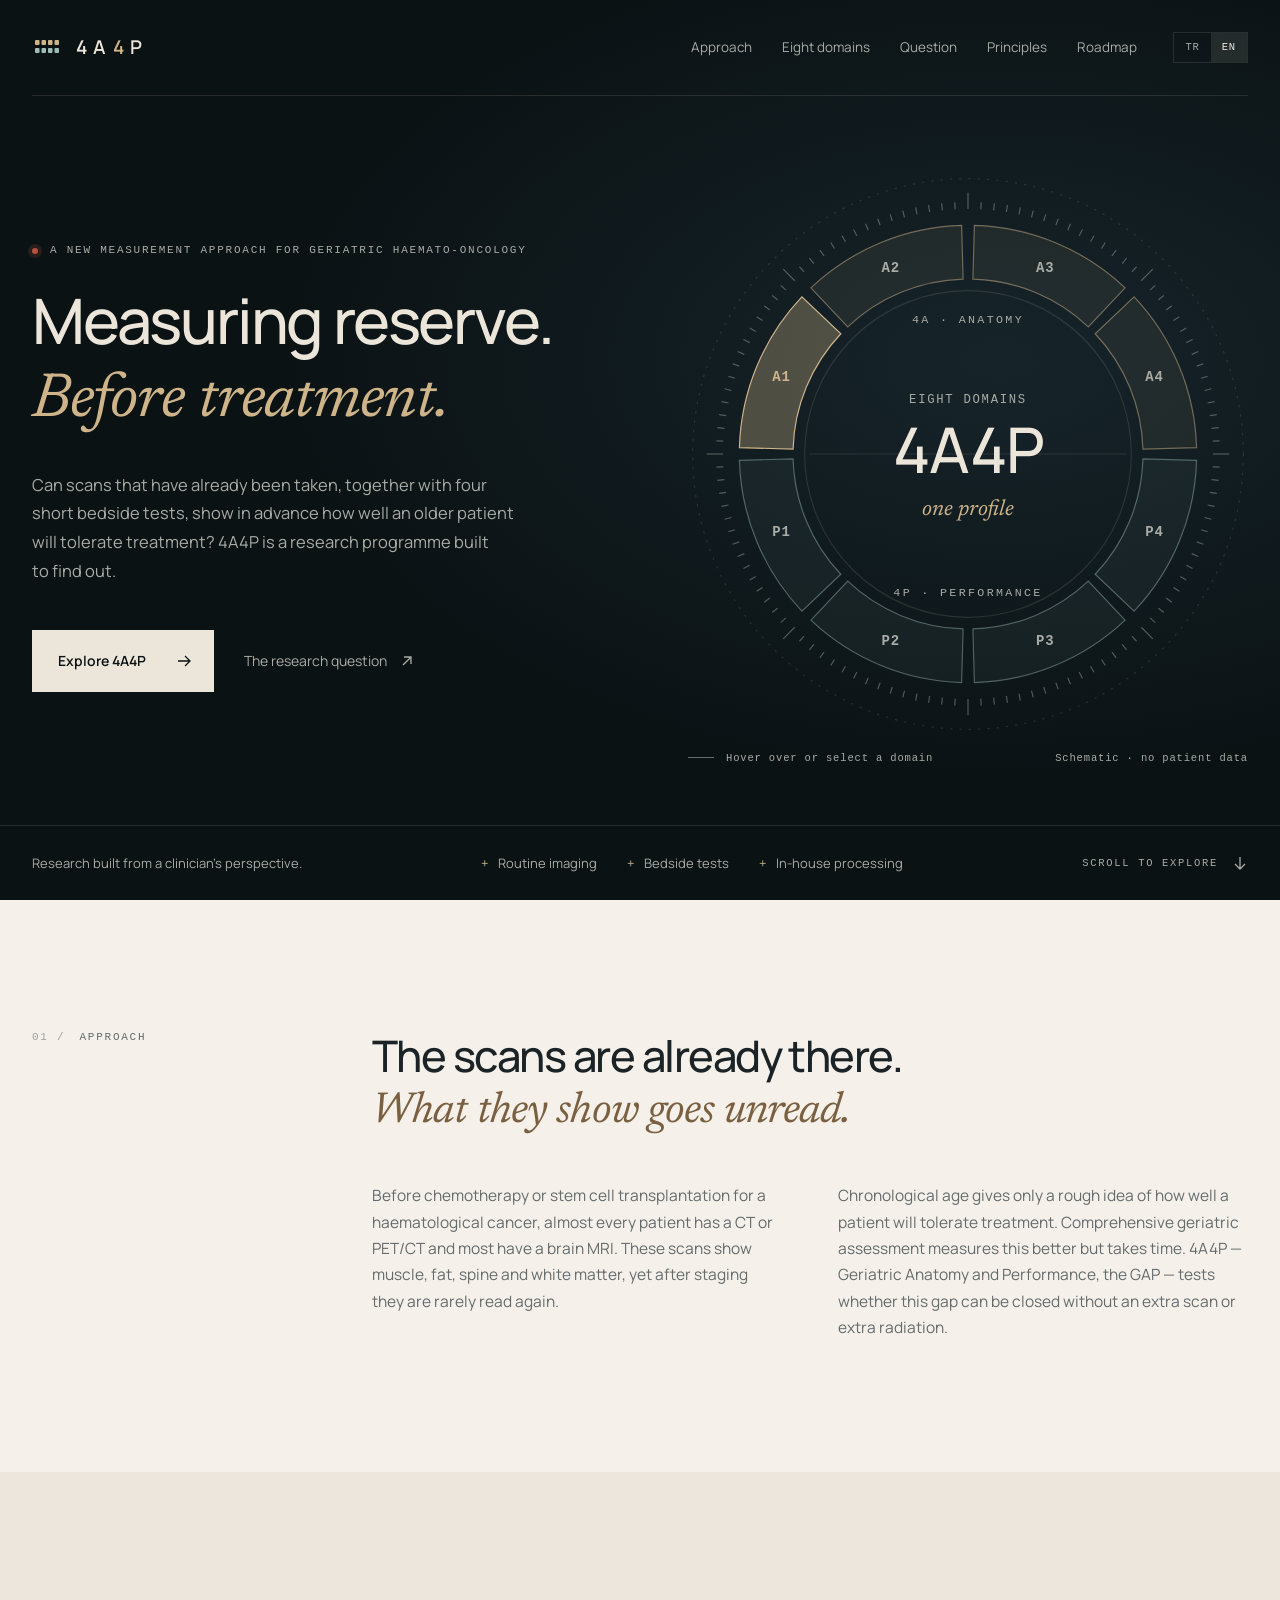
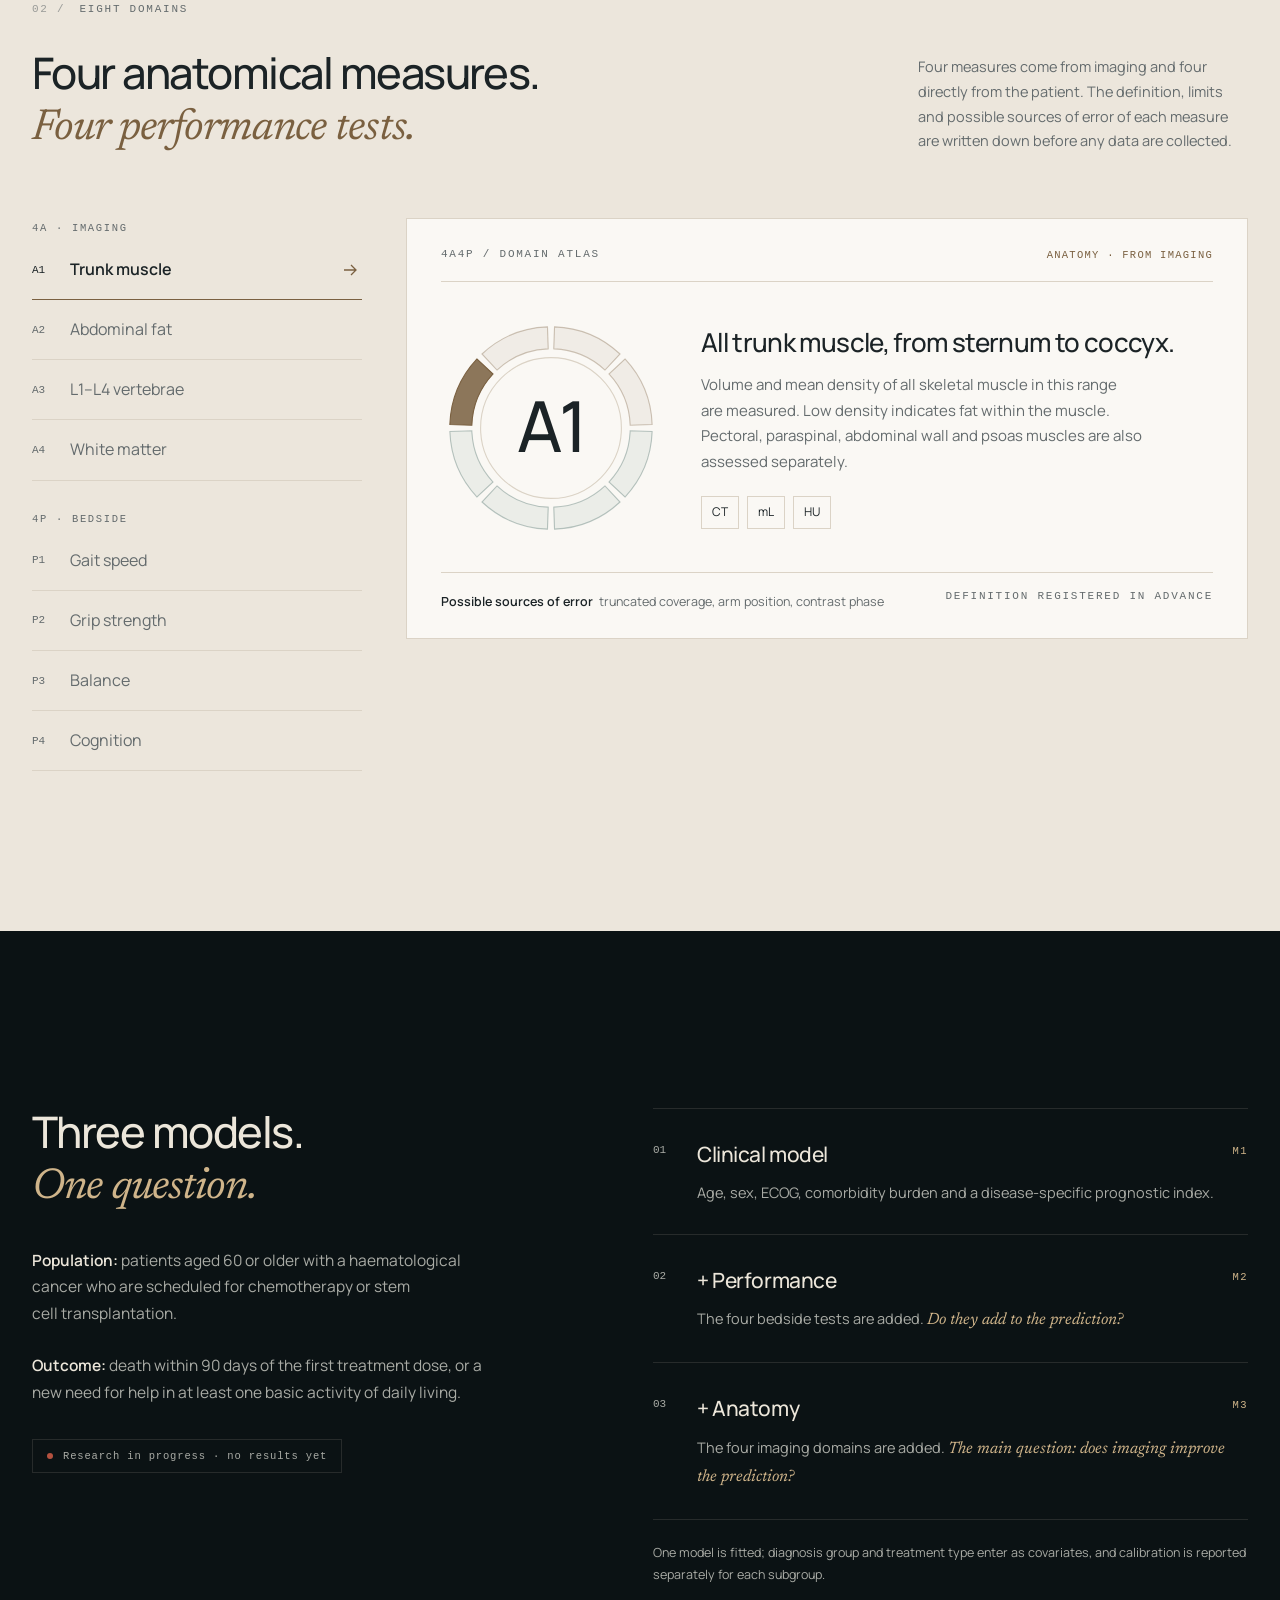
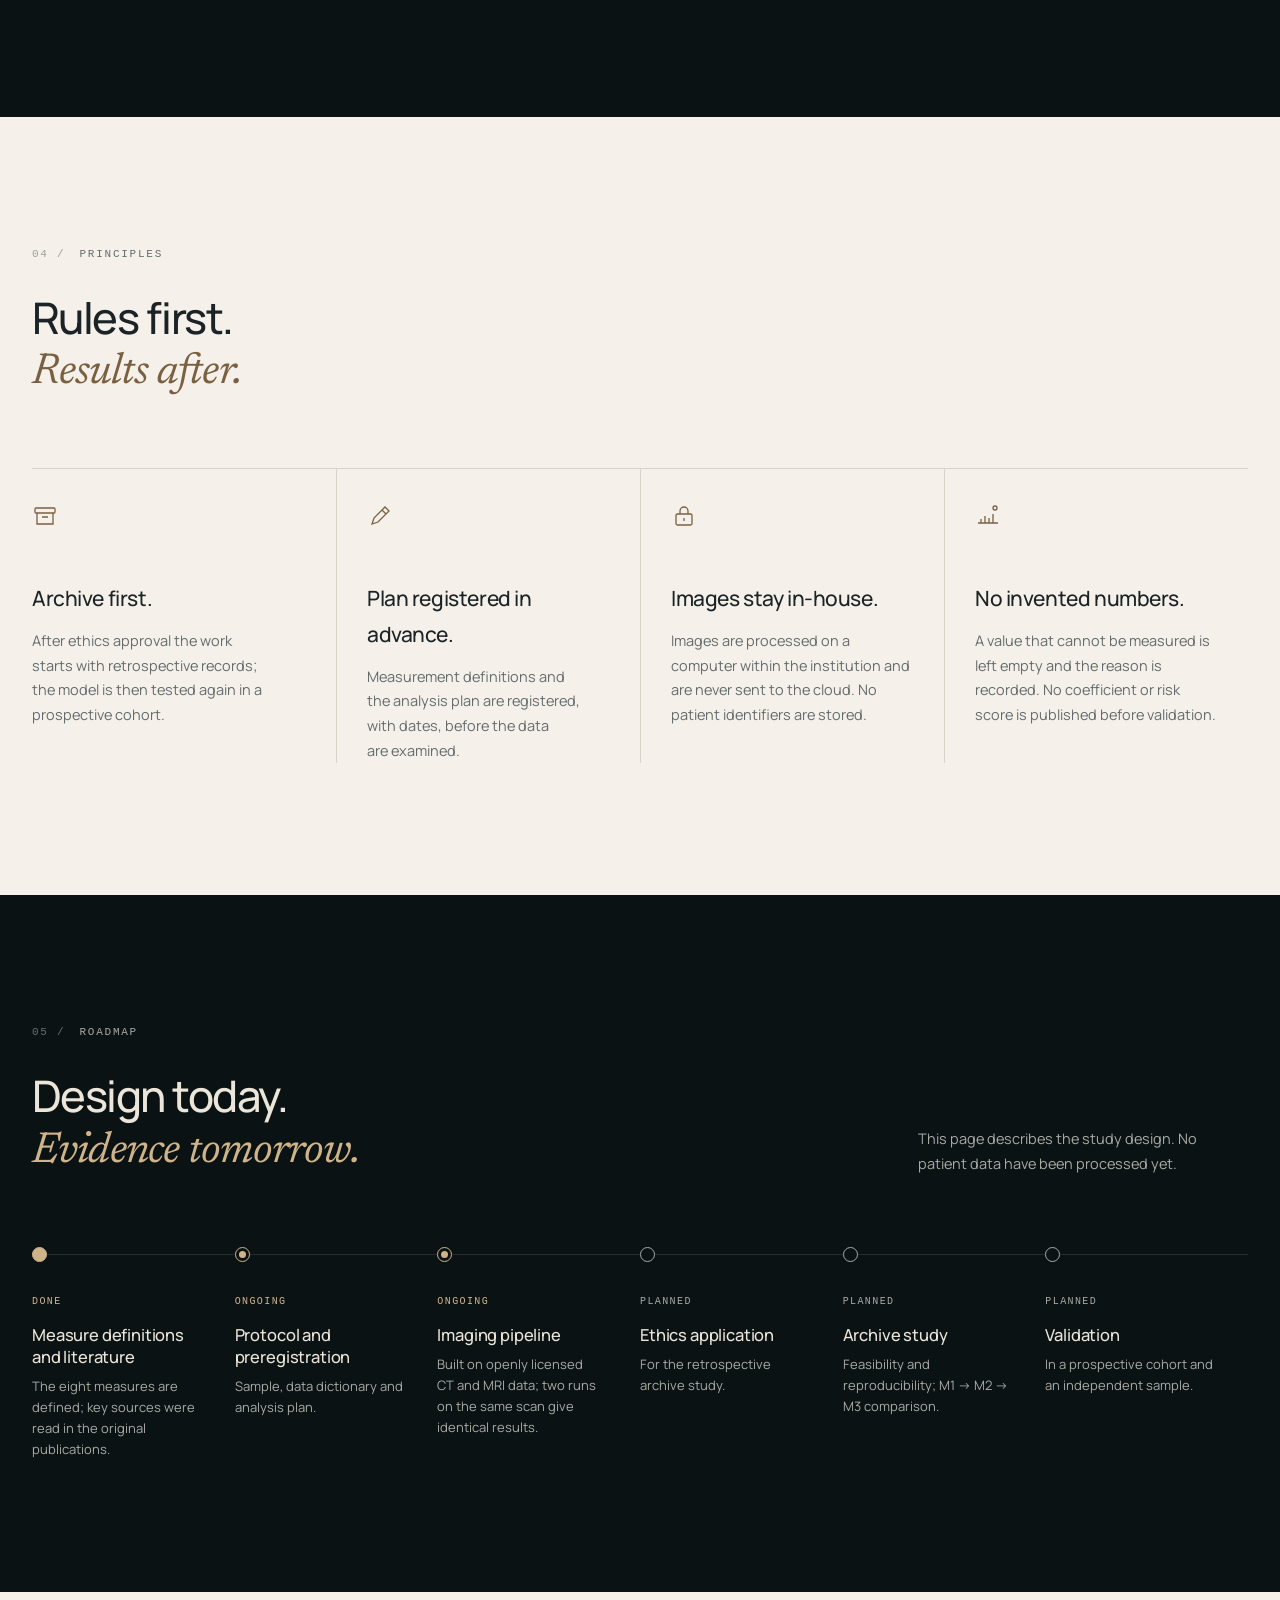
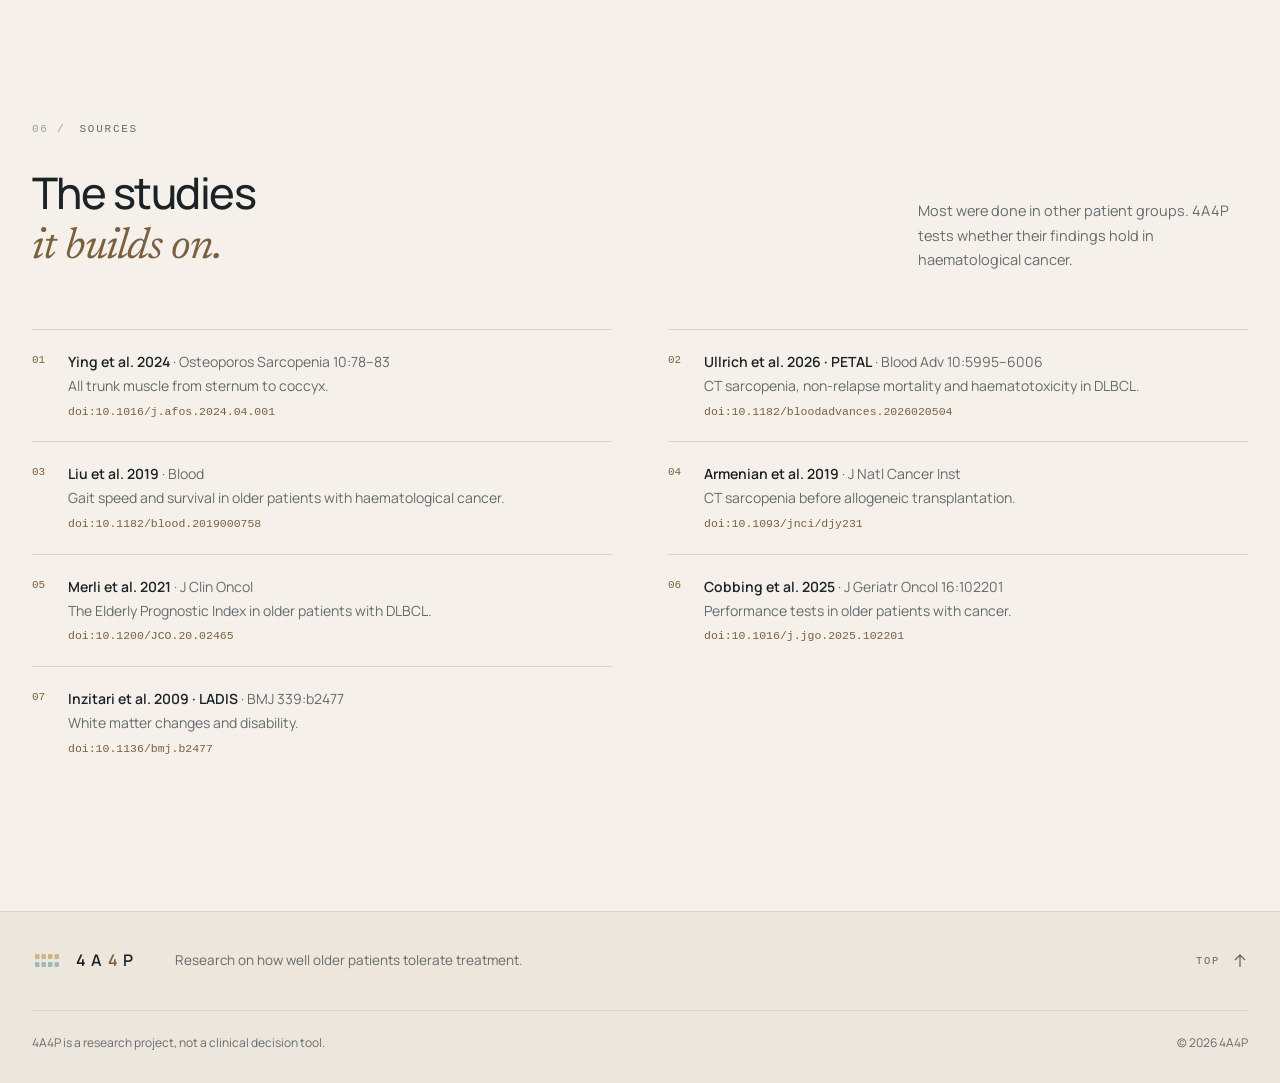
<file: index.html>
<!doctype html>
<html lang="tr">
<head>
<meta charset="utf-8">
<meta name="viewport" content="width=device-width, initial-scale=1">
<title>4A4P — Geriatrik Anatomi ve Performans Skoru</title>
<meta name="description" content="Yaşlı hematoloji hastalarında tedavi öncesi rutin görüntüleme ve dört kısa yatak başı testiyle 90 gün içindeki ölüm ya da bağımlılık gelişimini öngörmeyi amaçlayan araştırma programı.">
<meta name="theme-color" content="#0b1214">
<link rel="canonical" href="https://4a4p.com/">
<link rel="alternate" hreflang="tr" href="https://4a4p.com/">
<link rel="alternate" hreflang="en" href="https://4a4p.com/en/">
<link rel="alternate" hreflang="x-default" href="https://4a4p.com/">
<meta property="og:type" content="website">
<meta property="og:site_name" content="4A4P">
<meta property="og:url" content="https://4a4p.com/">
<meta property="og:title" content="4A4P — Geriatrik Anatomi ve Performans Skoru">
<meta property="og:description" content="Yaşlı hematoloji hastalarında tedavi öncesi rutin görüntüleme ve dört kısa yatak başı testiyle 90 gün içindeki ölüm ya da bağımlılık gelişimini öngörmeyi amaçlayan araştırma programı.">
<meta property="og:locale" content="tr_TR">
<link rel="icon" href="/assets/favicon.svg" type="image/svg+xml">
<link rel="preload" href="/assets/fonts/manrope-variable.woff" as="font" type="font/woff" crossorigin>
<link rel="stylesheet" href="/assets/site.css">
<script>
  document.documentElement.classList.add("js");
  try {
    const tercih = localStorage.getItem("4a4p-dil");
    const bot = /bot|crawl|spider|slurp|google-inspectiontool/i.test(navigator.userAgent);
    if (!tercih && !bot && !/^tr/i.test(navigator.language || "")) {
      location.replace("/en/" + location.search + location.hash);
    }
  } catch {}
</script>
</head>
<body>
<div class="progress" id="progress"></div>
<header class="top">
  <div class="wrap">
    <a class="brand" href="/" aria-label="4A4P"><svg viewBox="0 0 30 30" aria-hidden="true"><rect x="3.0" y="8" width="4.5" height="5" rx="1" fill="var(--gold)"/><rect x="9.5" y="8" width="4.5" height="5" rx="1" fill="var(--gold)"/><rect x="16.0" y="8" width="4.5" height="5" rx="1" fill="var(--gold)"/><rect x="22.5" y="8" width="4.5" height="5" rx="1" fill="var(--gold)"/><rect x="3.0" y="16" width="4.5" height="5" rx="1" fill="var(--sage)"/><rect x="9.5" y="16" width="4.5" height="5" rx="1" fill="var(--sage)"/><rect x="16.0" y="16" width="4.5" height="5" rx="1" fill="var(--sage)"/><rect x="22.5" y="16" width="4.5" height="5" rx="1" fill="var(--sage)"/></svg><span>4A<b>4</b>P</span></a>
    <nav><a href="#yaklasim">Yaklaşım</a><a href="#alanlar">Sekiz alan</a><a href="#soru">Soru</a><a href="#ilkeler">İlkeler</a><a href="#yol">Yol haritası</a></nav>
    <div class="lang"><span aria-current="page">TR</span><a href="/en/" lang="en" hreflang="en" aria-label="English" data-dil="en">EN</a></div>
  </div>
</header>

<section class="hero dark">
  <div class="wrap hero-grid">
    <div>
      <p class="label eyebrow reveal">Geriatrik hemato-onkoloji için yeni bir ölçüm yaklaşımı</p>
      <h1 class="display reveal" style="--d:120ms">Rezervi ölçmek.<em>Tedaviden önce.</em></h1>
      <p class="lead reveal" style="--d:260ms">Zaten çekilmiş görüntüler ve yatak başında yapılan dört kısa test, yaşlı hastanın tedaviyi ne ölçüde kaldırabileceğini önceden gösterebilir mi? 4A4P bu soruyu araştırıyor.</p>
      <div class="cta reveal" style="--d:380ms">
        <a class="btn" href="#alanlar">4A4P&#x27;yi keşfedin<svg class="arrow" viewBox="0 0 16 16" fill="none" stroke="currentColor" stroke-width="1.3"><path d="M2 8h12M9 3l5 5-5 5"/></svg></a>
        <a class="link" href="#soru">Araştırma sorusu<svg class="arrow" viewBox="0 0 16 16" fill="none" stroke="currentColor" stroke-width="1.3"><path d="M4 12 12 4M5 4h7v7"/></svg></a>
      </div>
    </div>
    <figure class="dial reveal" style="--d:200ms">
      <svg viewBox="0 0 480 480" role="img" aria-label="Sekiz alanlı profil kadranı (şematik)">
  <circle cx="240" cy="240" r="236" fill="none" stroke="var(--night-line)" stroke-dasharray="2 6"/>
  <g class="ticks" stroke="var(--on-night-2)" stroke-opacity="0.45" stroke-width="1"><line x1="450.0" y1="240.0" x2="464.0" y2="240.0"/><line x1="449.7" y1="251.0" x2="455.7" y2="251.3"/><line x1="448.8" y1="262.0" x2="454.8" y2="262.6"/><line x1="447.4" y1="272.9" x2="453.3" y2="273.8"/><line x1="445.4" y1="283.7" x2="451.3" y2="284.9"/><line x1="442.8" y1="294.4" x2="448.6" y2="295.9"/><line x1="439.7" y1="304.9" x2="445.4" y2="306.7"/><line x1="436.1" y1="315.3" x2="441.7" y2="317.4"/><line x1="431.8" y1="325.4" x2="437.3" y2="327.9"/><line x1="427.1" y1="335.3" x2="432.5" y2="338.1"/><line x1="421.9" y1="345.0" x2="427.1" y2="348.0"/><line x1="416.1" y1="354.4" x2="421.2" y2="357.6"/><line x1="409.9" y1="363.4" x2="414.7" y2="367.0"/><line x1="403.2" y1="372.2" x2="407.9" y2="375.9"/><line x1="396.1" y1="380.5" x2="400.5" y2="384.5"/><line x1="388.5" y1="388.5" x2="398.4" y2="398.4"/><line x1="380.5" y1="396.1" x2="384.5" y2="400.5"/><line x1="372.2" y1="403.2" x2="375.9" y2="407.9"/><line x1="363.4" y1="409.9" x2="367.0" y2="414.7"/><line x1="354.4" y1="416.1" x2="357.6" y2="421.2"/><line x1="345.0" y1="421.9" x2="348.0" y2="427.1"/><line x1="335.3" y1="427.1" x2="338.1" y2="432.5"/><line x1="325.4" y1="431.8" x2="327.9" y2="437.3"/><line x1="315.3" y1="436.1" x2="317.4" y2="441.7"/><line x1="304.9" y1="439.7" x2="306.7" y2="445.4"/><line x1="294.4" y1="442.8" x2="295.9" y2="448.6"/><line x1="283.7" y1="445.4" x2="284.9" y2="451.3"/><line x1="272.9" y1="447.4" x2="273.8" y2="453.3"/><line x1="262.0" y1="448.8" x2="262.6" y2="454.8"/><line x1="251.0" y1="449.7" x2="251.3" y2="455.7"/><line x1="240.0" y1="450.0" x2="240.0" y2="464.0"/><line x1="229.0" y1="449.7" x2="228.7" y2="455.7"/><line x1="218.0" y1="448.8" x2="217.4" y2="454.8"/><line x1="207.1" y1="447.4" x2="206.2" y2="453.3"/><line x1="196.3" y1="445.4" x2="195.1" y2="451.3"/><line x1="185.6" y1="442.8" x2="184.1" y2="448.6"/><line x1="175.1" y1="439.7" x2="173.3" y2="445.4"/><line x1="164.7" y1="436.1" x2="162.6" y2="441.7"/><line x1="154.6" y1="431.8" x2="152.1" y2="437.3"/><line x1="144.7" y1="427.1" x2="141.9" y2="432.5"/><line x1="135.0" y1="421.9" x2="132.0" y2="427.1"/><line x1="125.6" y1="416.1" x2="122.4" y2="421.2"/><line x1="116.6" y1="409.9" x2="113.0" y2="414.7"/><line x1="107.8" y1="403.2" x2="104.1" y2="407.9"/><line x1="99.5" y1="396.1" x2="95.5" y2="400.5"/><line x1="91.5" y1="388.5" x2="81.6" y2="398.4"/><line x1="83.9" y1="380.5" x2="79.5" y2="384.5"/><line x1="76.8" y1="372.2" x2="72.1" y2="375.9"/><line x1="70.1" y1="363.4" x2="65.3" y2="367.0"/><line x1="63.9" y1="354.4" x2="58.8" y2="357.6"/><line x1="58.1" y1="345.0" x2="52.9" y2="348.0"/><line x1="52.9" y1="335.3" x2="47.5" y2="338.1"/><line x1="48.2" y1="325.4" x2="42.7" y2="327.9"/><line x1="43.9" y1="315.3" x2="38.3" y2="317.4"/><line x1="40.3" y1="304.9" x2="34.6" y2="306.7"/><line x1="37.2" y1="294.4" x2="31.4" y2="295.9"/><line x1="34.6" y1="283.7" x2="28.7" y2="284.9"/><line x1="32.6" y1="272.9" x2="26.7" y2="273.8"/><line x1="31.2" y1="262.0" x2="25.2" y2="262.6"/><line x1="30.3" y1="251.0" x2="24.3" y2="251.3"/><line x1="30.0" y1="240.0" x2="16.0" y2="240.0"/><line x1="30.3" y1="229.0" x2="24.3" y2="228.7"/><line x1="31.2" y1="218.0" x2="25.2" y2="217.4"/><line x1="32.6" y1="207.1" x2="26.7" y2="206.2"/><line x1="34.6" y1="196.3" x2="28.7" y2="195.1"/><line x1="37.2" y1="185.6" x2="31.4" y2="184.1"/><line x1="40.3" y1="175.1" x2="34.6" y2="173.3"/><line x1="43.9" y1="164.7" x2="38.3" y2="162.6"/><line x1="48.2" y1="154.6" x2="42.7" y2="152.1"/><line x1="52.9" y1="144.7" x2="47.5" y2="141.9"/><line x1="58.1" y1="135.0" x2="52.9" y2="132.0"/><line x1="63.9" y1="125.6" x2="58.8" y2="122.4"/><line x1="70.1" y1="116.6" x2="65.3" y2="113.0"/><line x1="76.8" y1="107.8" x2="72.1" y2="104.1"/><line x1="83.9" y1="99.5" x2="79.5" y2="95.5"/><line x1="91.5" y1="91.5" x2="81.6" y2="81.6"/><line x1="99.5" y1="83.9" x2="95.5" y2="79.5"/><line x1="107.8" y1="76.8" x2="104.1" y2="72.1"/><line x1="116.6" y1="70.1" x2="113.0" y2="65.3"/><line x1="125.6" y1="63.9" x2="122.4" y2="58.8"/><line x1="135.0" y1="58.1" x2="132.0" y2="52.9"/><line x1="144.7" y1="52.9" x2="141.9" y2="47.5"/><line x1="154.6" y1="48.2" x2="152.1" y2="42.7"/><line x1="164.7" y1="43.9" x2="162.6" y2="38.3"/><line x1="175.1" y1="40.3" x2="173.3" y2="34.6"/><line x1="185.6" y1="37.2" x2="184.1" y2="31.4"/><line x1="196.3" y1="34.6" x2="195.1" y2="28.7"/><line x1="207.1" y1="32.6" x2="206.2" y2="26.7"/><line x1="218.0" y1="31.2" x2="217.4" y2="25.2"/><line x1="229.0" y1="30.3" x2="228.7" y2="24.3"/><line x1="240.0" y1="30.0" x2="240.0" y2="16.0"/><line x1="251.0" y1="30.3" x2="251.3" y2="24.3"/><line x1="262.0" y1="31.2" x2="262.6" y2="25.2"/><line x1="272.9" y1="32.6" x2="273.8" y2="26.7"/><line x1="283.7" y1="34.6" x2="284.9" y2="28.7"/><line x1="294.4" y1="37.2" x2="295.9" y2="31.4"/><line x1="304.9" y1="40.3" x2="306.7" y2="34.6"/><line x1="315.3" y1="43.9" x2="317.4" y2="38.3"/><line x1="325.4" y1="48.2" x2="327.9" y2="42.7"/><line x1="335.3" y1="52.9" x2="338.1" y2="47.5"/><line x1="345.0" y1="58.1" x2="348.0" y2="52.9"/><line x1="354.4" y1="63.9" x2="357.6" y2="58.8"/><line x1="363.4" y1="70.1" x2="367.0" y2="65.3"/><line x1="372.2" y1="76.8" x2="375.9" y2="72.1"/><line x1="380.5" y1="83.9" x2="384.5" y2="79.5"/><line x1="388.5" y1="91.5" x2="398.4" y2="81.6"/><line x1="396.1" y1="99.5" x2="400.5" y2="95.5"/><line x1="403.2" y1="107.8" x2="407.9" y2="104.1"/><line x1="409.9" y1="116.6" x2="414.7" y2="113.0"/><line x1="416.1" y1="125.6" x2="421.2" y2="122.4"/><line x1="421.9" y1="135.0" x2="427.1" y2="132.0"/><line x1="427.1" y1="144.7" x2="432.5" y2="141.9"/><line x1="431.8" y1="154.6" x2="437.3" y2="152.1"/><line x1="436.1" y1="164.7" x2="441.7" y2="162.6"/><line x1="439.7" y1="175.1" x2="445.4" y2="173.3"/><line x1="442.8" y1="185.6" x2="448.6" y2="184.1"/><line x1="445.4" y1="196.3" x2="451.3" y2="195.1"/><line x1="447.4" y1="207.1" x2="453.3" y2="206.2"/><line x1="448.8" y1="218.0" x2="454.8" y2="217.4"/><line x1="449.7" y1="229.0" x2="455.7" y2="228.7"/></g>
  <circle cx="240" cy="240" r="140" fill="none" stroke="var(--night-line)"/>
  <line x1="104" y1="240" x2="376" y2="240" stroke="var(--night-line)"/>
  <g class="sector a" data-kod="A1" data-ad="Gövde kası" tabindex="0" role="button" aria-label="A1 Gövde kası"><path d="M44.08 234.53 A196 196 0 0 1 97.59 105.33 L131.01 136.94 A150 150 0 0 0 90.06 235.81 Z" stroke-width="1"/><text x="80.2" y="177.8" text-anchor="middle">A1</text></g><g class="sector a" data-kod="A2" data-ad="Karın yağı" tabindex="0" role="button" aria-label="A2 Karın yağı"><path d="M105.33 97.59 A196 196 0 0 1 234.53 44.08 L235.81 90.06 A150 150 0 0 0 136.94 131.01 Z" stroke-width="1"/><text x="173.8" y="84.2" text-anchor="middle">A2</text></g><g class="sector a" data-kod="A3" data-ad="L1–L4 vertebraları" tabindex="0" role="button" aria-label="A3 L1–L4 vertebraları"><path d="M245.47 44.08 A196 196 0 0 1 374.67 97.59 L343.06 131.01 A150 150 0 0 0 244.19 90.06 Z" stroke-width="1"/><text x="306.2" y="84.2" text-anchor="middle">A3</text></g><g class="sector a" data-kod="A4" data-ad="Beyaz cevher" tabindex="0" role="button" aria-label="A4 Beyaz cevher"><path d="M382.41 105.33 A196 196 0 0 1 435.92 234.53 L389.94 235.81 A150 150 0 0 0 348.99 136.94 Z" stroke-width="1"/><text x="399.8" y="177.8" text-anchor="middle">A4</text></g><g class="sector p" data-kod="P1" data-ad="Yürüme hızı" tabindex="0" role="button" aria-label="P1 Yürüme hızı"><path d="M97.59 374.67 A196 196 0 0 1 44.08 245.47 L90.06 244.19 A150 150 0 0 0 131.01 343.06 Z" stroke-width="1"/><text x="80.2" y="310.2" text-anchor="middle">P1</text></g><g class="sector p" data-kod="P2" data-ad="Kavrama gücü" tabindex="0" role="button" aria-label="P2 Kavrama gücü"><path d="M234.53 435.92 A196 196 0 0 1 105.33 382.41 L136.94 348.99 A150 150 0 0 0 235.81 389.94 Z" stroke-width="1"/><text x="173.8" y="403.8" text-anchor="middle">P2</text></g><g class="sector p" data-kod="P3" data-ad="Denge" tabindex="0" role="button" aria-label="P3 Denge"><path d="M374.67 382.41 A196 196 0 0 1 245.47 435.92 L244.19 389.94 A150 150 0 0 0 343.06 348.99 Z" stroke-width="1"/><text x="306.2" y="403.8" text-anchor="middle">P3</text></g><g class="sector p" data-kod="P4" data-ad="Bilişsel durum" tabindex="0" role="button" aria-label="P4 Bilişsel durum"><path d="M435.92 245.47 A196 196 0 0 1 382.41 374.67 L348.99 343.06 A150 150 0 0 0 389.94 244.19 Z" stroke-width="1"/><text x="399.8" y="310.2" text-anchor="middle">P4</text></g>
  <text class="axis" x="240" y="128" text-anchor="middle">4A · ANATOMİ</text>
  <text class="axis" x="240" y="362" text-anchor="middle">4P · PERFORMANS</text>
  <text class="core-sub" id="core-sub" x="240" y="196" text-anchor="middle">sekiz alan</text>
  <text class="core-code" id="core-code" x="240" y="256" text-anchor="middle">4A4P</text>
  <text class="core-name" id="core-name" x="240" y="292" text-anchor="middle">tek profil</text>
</svg>
      <figcaption class="dial-note"><span><i></i>Üzerine gelin ya da bir alan seçin</span><span>Şematik · hasta verisi içermez</span></figcaption>
    </figure>
  </div>
  <div class="hero-bar"><div class="wrap">
    <span>Hekim bakışıyla kurulan bir araştırma.</span>
    <div class="feats"><span>Rutin görüntüleme</span><span>Yatak başı testler</span><span>Kurum içinde işleme</span></div>
    <a class="down" href="#yaklasim">Aşağı kaydırın<svg class="arrow" viewBox="0 0 16 16" fill="none" stroke="currentColor" stroke-width="1.3"><path d="M8 2v12M3 9l5 5 5-5"/></svg></a>
  </div></div>
</section>

<section class="sec light" id="yaklasim">
  <div class="wrap intro">
    <p class="label reveal"><span class="n">01 /</span>Yaklaşım</p>
    <div>
      <h2 class="display reveal">Görüntüler zaten çekiliyor.<em>İçlerindeki bilgi okunmuyor.</em></h2>
      <div class="body"><p class="reveal" style="--d:100ms">Hematolojik kanserlerde kemoterapiden ya da kök hücre naklinden önce hemen her hastaya BT ya da PET/BT, çoğuna da beyin MR&#x27;ı çekilir. Bu görüntülerde kas, yağ dokusu, omurga ve beyaz cevher görülür. Ancak evrelemeden sonra bu bilgilere çoğu zaman yeniden bakılmaz.</p><p class="reveal" style="--d:200ms">Takvim yaşı, hastanın tedaviye ne kadar dayanabileceğini ancak kabaca gösterir. Kapsamlı geriatrik değerlendirme bunu daha iyi ölçer ama zaman alır. 4A4P (Geriatric Anatomy and Performance, kısaca GAP), ek çekim yapmadan ve ek radyasyon vermeden bu gap&#x27;in kapatılıp kapatılamayacağını araştırıyor.</p></div>
    </div>
  </div>
</section>

<section class="sec light alt" id="alanlar">
  <div class="wrap">
    <p class="label reveal"><span class="n">02 /</span>Sekiz alan</p>
    <div class="head-row">
      <h2 class="display reveal">Dört anatomik ölçüm.<em>Dört performans testi.</em></h2>
      <p class="side reveal" style="--d:120ms">Ölçümlerin dördü görüntülemeden, dördü doğrudan hastadan alınır. Her ölçümün tanımı, sınırları ve olası hata kaynakları veri toplanmadan önce yazılır.</p>
    </div>
    <div class="atlas reveal">
      <div class="tabs" role="tablist" aria-orientation="vertical">
        <h3>4A · Görüntüleme</h3><ul><li><button class="tab" role="tab" id="tab-A1" aria-controls="pan-A1" aria-selected="true" data-kod="A1"><span class="c">A1</span><span>Gövde kası</span><svg class="arrow" viewBox="0 0 16 16" fill="none" stroke="currentColor" stroke-width="1.3"><path d="M2 8h12M9 3l5 5-5 5"/></svg></button></li><li><button class="tab" role="tab" id="tab-A2" aria-controls="pan-A2" aria-selected="false" data-kod="A2"><span class="c">A2</span><span>Karın yağı</span><svg class="arrow" viewBox="0 0 16 16" fill="none" stroke="currentColor" stroke-width="1.3"><path d="M2 8h12M9 3l5 5-5 5"/></svg></button></li><li><button class="tab" role="tab" id="tab-A3" aria-controls="pan-A3" aria-selected="false" data-kod="A3"><span class="c">A3</span><span>L1–L4 vertebraları</span><svg class="arrow" viewBox="0 0 16 16" fill="none" stroke="currentColor" stroke-width="1.3"><path d="M2 8h12M9 3l5 5-5 5"/></svg></button></li><li><button class="tab" role="tab" id="tab-A4" aria-controls="pan-A4" aria-selected="false" data-kod="A4"><span class="c">A4</span><span>Beyaz cevher</span><svg class="arrow" viewBox="0 0 16 16" fill="none" stroke="currentColor" stroke-width="1.3"><path d="M2 8h12M9 3l5 5-5 5"/></svg></button></li></ul>
        <h3>4P · Yatak başı</h3><ul><li><button class="tab" role="tab" id="tab-P1" aria-controls="pan-P1" aria-selected="false" data-kod="P1"><span class="c">P1</span><span>Yürüme hızı</span><svg class="arrow" viewBox="0 0 16 16" fill="none" stroke="currentColor" stroke-width="1.3"><path d="M2 8h12M9 3l5 5-5 5"/></svg></button></li><li><button class="tab" role="tab" id="tab-P2" aria-controls="pan-P2" aria-selected="false" data-kod="P2"><span class="c">P2</span><span>Kavrama gücü</span><svg class="arrow" viewBox="0 0 16 16" fill="none" stroke="currentColor" stroke-width="1.3"><path d="M2 8h12M9 3l5 5-5 5"/></svg></button></li><li><button class="tab" role="tab" id="tab-P3" aria-controls="pan-P3" aria-selected="false" data-kod="P3"><span class="c">P3</span><span>Denge</span><svg class="arrow" viewBox="0 0 16 16" fill="none" stroke="currentColor" stroke-width="1.3"><path d="M2 8h12M9 3l5 5-5 5"/></svg></button></li><li><button class="tab" role="tab" id="tab-P4" aria-controls="pan-P4" aria-selected="false" data-kod="P4"><span class="c">P4</span><span>Bilişsel durum</span><svg class="arrow" viewBox="0 0 16 16" fill="none" stroke="currentColor" stroke-width="1.3"><path d="M2 8h12M9 3l5 5-5 5"/></svg></button></li></ul>
      </div>
      <div class="panels"><article class="panel" role="tabpanel" id="pan-A1" aria-labelledby="tab-A1" data-kod="A1">
        <div class="panel-top"><span class="label">4A4P / Alan atlası</span><span class="kind a">Anatomi · görüntüleme</span></div>
        <div class="panel-main"><div class="glyph"><svg viewBox="0 0 200 200" aria-hidden="true"><circle cx="100" cy="100" r="64" fill="none" stroke="var(--line)"/><path d="M8.06 96.79 A92 92 0 0 1 32.72 37.26 L47.34 50.90 A72 72 0 0 0 28.04 97.49 Z" fill="var(--bronze)" fill-opacity="0.85" stroke="var(--bronze)" stroke-opacity="1"/><path d="M37.26 32.72 A92 92 0 0 1 96.79 8.06 L97.49 28.04 A72 72 0 0 0 50.90 47.34 Z" fill="var(--bronze)" fill-opacity="0.08" stroke="var(--bronze)" stroke-opacity="0.35"/><path d="M103.21 8.06 A92 92 0 0 1 162.74 32.72 L149.10 47.34 A72 72 0 0 0 102.51 28.04 Z" fill="var(--bronze)" fill-opacity="0.08" stroke="var(--bronze)" stroke-opacity="0.35"/><path d="M167.28 37.26 A92 92 0 0 1 191.94 96.79 L171.96 97.49 A72 72 0 0 0 152.66 50.90 Z" fill="var(--bronze)" fill-opacity="0.08" stroke="var(--bronze)" stroke-opacity="0.35"/><path d="M32.72 162.74 A92 92 0 0 1 8.06 103.21 L28.04 102.51 A72 72 0 0 0 47.34 149.10 Z" fill="var(--sage-d)" fill-opacity="0.08" stroke="var(--sage-d)" stroke-opacity="0.35"/><path d="M96.79 191.94 A92 92 0 0 1 37.26 167.28 L50.90 152.66 A72 72 0 0 0 97.49 171.96 Z" fill="var(--sage-d)" fill-opacity="0.08" stroke="var(--sage-d)" stroke-opacity="0.35"/><path d="M162.74 167.28 A92 92 0 0 1 103.21 191.94 L102.51 171.96 A72 72 0 0 0 149.10 152.66 Z" fill="var(--sage-d)" fill-opacity="0.08" stroke="var(--sage-d)" stroke-opacity="0.35"/><path d="M191.94 103.21 A92 92 0 0 1 167.28 162.74 L152.66 149.10 A72 72 0 0 0 171.96 102.51 Z" fill="var(--sage-d)" fill-opacity="0.08" stroke="var(--sage-d)" stroke-opacity="0.35"/><text class="big" x="100" y="122" text-anchor="middle">A1</text></svg></div><div>
          <h4>Sternumdan koksikse tüm gövde kasları.</h4><p>Bu aralıktaki tüm iskelet kaslarının hacmi ve ortalama yoğunluğu ölçülür. Düşük yoğunluk kas içi yağlanmayı gösterir. Pektoral, paraspinal, karın duvarı ve psoas kasları ayrıca değerlendirilir.</p>
          <div class="chips"><span>BT</span><span>mL</span><span>HU</span></div></div></div>
        <div class="panel-foot"><span><b>Olası hata kaynakları</b>görüntünün bu aralığı tam kapsamaması, kol pozisyonu, kontrast fazı</span><span class="label">Tanım önceden kayıtlı</span></div>
      </article><article class="panel" role="tabpanel" id="pan-A2" aria-labelledby="tab-A2" data-kod="A2">
        <div class="panel-top"><span class="label">4A4P / Alan atlası</span><span class="kind a">Anatomi · görüntüleme</span></div>
        <div class="panel-main"><div class="glyph"><svg viewBox="0 0 200 200" aria-hidden="true"><circle cx="100" cy="100" r="64" fill="none" stroke="var(--line)"/><path d="M8.06 96.79 A92 92 0 0 1 32.72 37.26 L47.34 50.90 A72 72 0 0 0 28.04 97.49 Z" fill="var(--bronze)" fill-opacity="0.08" stroke="var(--bronze)" stroke-opacity="0.35"/><path d="M37.26 32.72 A92 92 0 0 1 96.79 8.06 L97.49 28.04 A72 72 0 0 0 50.90 47.34 Z" fill="var(--bronze)" fill-opacity="0.85" stroke="var(--bronze)" stroke-opacity="1"/><path d="M103.21 8.06 A92 92 0 0 1 162.74 32.72 L149.10 47.34 A72 72 0 0 0 102.51 28.04 Z" fill="var(--bronze)" fill-opacity="0.08" stroke="var(--bronze)" stroke-opacity="0.35"/><path d="M167.28 37.26 A92 92 0 0 1 191.94 96.79 L171.96 97.49 A72 72 0 0 0 152.66 50.90 Z" fill="var(--bronze)" fill-opacity="0.08" stroke="var(--bronze)" stroke-opacity="0.35"/><path d="M32.72 162.74 A92 92 0 0 1 8.06 103.21 L28.04 102.51 A72 72 0 0 0 47.34 149.10 Z" fill="var(--sage-d)" fill-opacity="0.08" stroke="var(--sage-d)" stroke-opacity="0.35"/><path d="M96.79 191.94 A92 92 0 0 1 37.26 167.28 L50.90 152.66 A72 72 0 0 0 97.49 171.96 Z" fill="var(--sage-d)" fill-opacity="0.08" stroke="var(--sage-d)" stroke-opacity="0.35"/><path d="M162.74 167.28 A92 92 0 0 1 103.21 191.94 L102.51 171.96 A72 72 0 0 0 149.10 152.66 Z" fill="var(--sage-d)" fill-opacity="0.08" stroke="var(--sage-d)" stroke-opacity="0.35"/><path d="M191.94 103.21 A92 92 0 0 1 167.28 162.74 L152.66 149.10 A72 72 0 0 0 171.96 102.51 Z" fill="var(--sage-d)" fill-opacity="0.08" stroke="var(--sage-d)" stroke-opacity="0.35"/><text class="big" x="100" y="122" text-anchor="middle">A2</text></svg></div><div>
          <h4>Deri altı ve viseral yağ, ayrı ayrı.</h4><p>Diyafram kubbesi ile iliak krest arasındaki deri altı (SAT) ve viseral (VAT) yağ hacmi ölçülür. Birincil değişken SAT&#x27;tır; az yağ dokusu kötü seyirle ilişkili olabilir.</p>
          <div class="chips"><span>BT</span><span>mL</span></div></div></div>
        <div class="panel-foot"><span><b>Olası hata kaynakları</b>asit, mezenterik kitle, görüntü alanı dışında kalan yağ dokusu</span><span class="label">Tanım önceden kayıtlı</span></div>
      </article><article class="panel" role="tabpanel" id="pan-A3" aria-labelledby="tab-A3" data-kod="A3">
        <div class="panel-top"><span class="label">4A4P / Alan atlası</span><span class="kind a">Anatomi · görüntüleme</span></div>
        <div class="panel-main"><div class="glyph"><svg viewBox="0 0 200 200" aria-hidden="true"><circle cx="100" cy="100" r="64" fill="none" stroke="var(--line)"/><path d="M8.06 96.79 A92 92 0 0 1 32.72 37.26 L47.34 50.90 A72 72 0 0 0 28.04 97.49 Z" fill="var(--bronze)" fill-opacity="0.08" stroke="var(--bronze)" stroke-opacity="0.35"/><path d="M37.26 32.72 A92 92 0 0 1 96.79 8.06 L97.49 28.04 A72 72 0 0 0 50.90 47.34 Z" fill="var(--bronze)" fill-opacity="0.08" stroke="var(--bronze)" stroke-opacity="0.35"/><path d="M103.21 8.06 A92 92 0 0 1 162.74 32.72 L149.10 47.34 A72 72 0 0 0 102.51 28.04 Z" fill="var(--bronze)" fill-opacity="0.85" stroke="var(--bronze)" stroke-opacity="1"/><path d="M167.28 37.26 A92 92 0 0 1 191.94 96.79 L171.96 97.49 A72 72 0 0 0 152.66 50.90 Z" fill="var(--bronze)" fill-opacity="0.08" stroke="var(--bronze)" stroke-opacity="0.35"/><path d="M32.72 162.74 A92 92 0 0 1 8.06 103.21 L28.04 102.51 A72 72 0 0 0 47.34 149.10 Z" fill="var(--sage-d)" fill-opacity="0.08" stroke="var(--sage-d)" stroke-opacity="0.35"/><path d="M96.79 191.94 A92 92 0 0 1 37.26 167.28 L50.90 152.66 A72 72 0 0 0 97.49 171.96 Z" fill="var(--sage-d)" fill-opacity="0.08" stroke="var(--sage-d)" stroke-opacity="0.35"/><path d="M162.74 167.28 A92 92 0 0 1 103.21 191.94 L102.51 171.96 A72 72 0 0 0 149.10 152.66 Z" fill="var(--sage-d)" fill-opacity="0.08" stroke="var(--sage-d)" stroke-opacity="0.35"/><path d="M191.94 103.21 A92 92 0 0 1 167.28 162.74 L152.66 149.10 A72 72 0 0 0 171.96 102.51 Z" fill="var(--sage-d)" fill-opacity="0.08" stroke="var(--sage-d)" stroke-opacity="0.35"/><text class="big" x="100" y="122" text-anchor="middle">A3</text></svg></div><div>
          <h4>Vertebra yüksekliği ve kemik yoğunluğu.</h4><p>Her vertebra gövdesinin ön, orta ve arka yüksekliği ile L1 trabeküler yoğunluğu ölçülür. Kompresyonu radyolog doğrular. Miyelomda kırık hastalığın kendisine bağlı olabileceği için sonuç ayrı yorumlanır.</p>
          <div class="chips"><span>BT</span><span>mm</span><span>HU</span></div></div></div>
        <div class="panel-foot"><span><b>Olası hata kaynakları</b>eğik kesit, dejeneratif değişiklikler, patolojik çökme</span><span class="label">Tanım önceden kayıtlı</span></div>
      </article><article class="panel" role="tabpanel" id="pan-A4" aria-labelledby="tab-A4" data-kod="A4">
        <div class="panel-top"><span class="label">4A4P / Alan atlası</span><span class="kind a">Anatomi · görüntüleme</span></div>
        <div class="panel-main"><div class="glyph"><svg viewBox="0 0 200 200" aria-hidden="true"><circle cx="100" cy="100" r="64" fill="none" stroke="var(--line)"/><path d="M8.06 96.79 A92 92 0 0 1 32.72 37.26 L47.34 50.90 A72 72 0 0 0 28.04 97.49 Z" fill="var(--bronze)" fill-opacity="0.08" stroke="var(--bronze)" stroke-opacity="0.35"/><path d="M37.26 32.72 A92 92 0 0 1 96.79 8.06 L97.49 28.04 A72 72 0 0 0 50.90 47.34 Z" fill="var(--bronze)" fill-opacity="0.08" stroke="var(--bronze)" stroke-opacity="0.35"/><path d="M103.21 8.06 A92 92 0 0 1 162.74 32.72 L149.10 47.34 A72 72 0 0 0 102.51 28.04 Z" fill="var(--bronze)" fill-opacity="0.08" stroke="var(--bronze)" stroke-opacity="0.35"/><path d="M167.28 37.26 A92 92 0 0 1 191.94 96.79 L171.96 97.49 A72 72 0 0 0 152.66 50.90 Z" fill="var(--bronze)" fill-opacity="0.85" stroke="var(--bronze)" stroke-opacity="1"/><path d="M32.72 162.74 A92 92 0 0 1 8.06 103.21 L28.04 102.51 A72 72 0 0 0 47.34 149.10 Z" fill="var(--sage-d)" fill-opacity="0.08" stroke="var(--sage-d)" stroke-opacity="0.35"/><path d="M96.79 191.94 A92 92 0 0 1 37.26 167.28 L50.90 152.66 A72 72 0 0 0 97.49 171.96 Z" fill="var(--sage-d)" fill-opacity="0.08" stroke="var(--sage-d)" stroke-opacity="0.35"/><path d="M162.74 167.28 A92 92 0 0 1 103.21 191.94 L102.51 171.96 A72 72 0 0 0 149.10 152.66 Z" fill="var(--sage-d)" fill-opacity="0.08" stroke="var(--sage-d)" stroke-opacity="0.35"/><path d="M191.94 103.21 A92 92 0 0 1 167.28 162.74 L152.66 149.10 A72 72 0 0 0 171.96 102.51 Z" fill="var(--sage-d)" fill-opacity="0.08" stroke="var(--sage-d)" stroke-opacity="0.35"/><text class="big" x="100" y="122" text-anchor="middle">A4</text></svg></div><div>
          <h4>Beyaz cevher lezyon yükü.</h4><p>Her MR&#x27;da Fazekas derecesi belirlenir; uygun çekimlerde beyaz cevher hiperintensitelerinin hacmi de ölçülür. İki ölçüm birbiriyle karşılaştırılır.</p>
          <div class="chips"><span>MR</span><span>Fazekas 0–3</span><span>mL</span></div></div></div>
        <div class="panel-foot"><span><b>Olası hata kaynakları</b>okuyucular arası farklılık, MR&#x27;ın çekilme nedeni</span><span class="label">Tanım önceden kayıtlı</span></div>
      </article><article class="panel" role="tabpanel" id="pan-P1" aria-labelledby="tab-P1" data-kod="P1">
        <div class="panel-top"><span class="label">4A4P / Alan atlası</span><span class="kind p">Performans · yatak başı</span></div>
        <div class="panel-main"><div class="glyph"><svg viewBox="0 0 200 200" aria-hidden="true"><circle cx="100" cy="100" r="64" fill="none" stroke="var(--line)"/><path d="M8.06 96.79 A92 92 0 0 1 32.72 37.26 L47.34 50.90 A72 72 0 0 0 28.04 97.49 Z" fill="var(--bronze)" fill-opacity="0.08" stroke="var(--bronze)" stroke-opacity="0.35"/><path d="M37.26 32.72 A92 92 0 0 1 96.79 8.06 L97.49 28.04 A72 72 0 0 0 50.90 47.34 Z" fill="var(--bronze)" fill-opacity="0.08" stroke="var(--bronze)" stroke-opacity="0.35"/><path d="M103.21 8.06 A92 92 0 0 1 162.74 32.72 L149.10 47.34 A72 72 0 0 0 102.51 28.04 Z" fill="var(--bronze)" fill-opacity="0.08" stroke="var(--bronze)" stroke-opacity="0.35"/><path d="M167.28 37.26 A92 92 0 0 1 191.94 96.79 L171.96 97.49 A72 72 0 0 0 152.66 50.90 Z" fill="var(--bronze)" fill-opacity="0.08" stroke="var(--bronze)" stroke-opacity="0.35"/><path d="M32.72 162.74 A92 92 0 0 1 8.06 103.21 L28.04 102.51 A72 72 0 0 0 47.34 149.10 Z" fill="var(--sage-d)" fill-opacity="0.85" stroke="var(--sage-d)" stroke-opacity="1"/><path d="M96.79 191.94 A92 92 0 0 1 37.26 167.28 L50.90 152.66 A72 72 0 0 0 97.49 171.96 Z" fill="var(--sage-d)" fill-opacity="0.08" stroke="var(--sage-d)" stroke-opacity="0.35"/><path d="M162.74 167.28 A92 92 0 0 1 103.21 191.94 L102.51 171.96 A72 72 0 0 0 149.10 152.66 Z" fill="var(--sage-d)" fill-opacity="0.08" stroke="var(--sage-d)" stroke-opacity="0.35"/><path d="M191.94 103.21 A92 92 0 0 1 167.28 162.74 L152.66 149.10 A72 72 0 0 0 171.96 102.51 Z" fill="var(--sage-d)" fill-opacity="0.08" stroke="var(--sage-d)" stroke-opacity="0.35"/><text class="big" x="100" y="122" text-anchor="middle">P1</text></svg></div><div>
          <h4>Olağan hızda 4 metre yürüme.</h4><p>Yaşlı hematoloji hastalarında kanıtı en güçlü yatak başı ölçümdür. Sürekli değişken olarak kullanılır.</p>
          <div class="chips"><span>Yatak başı</span><span>m/s</span></div></div></div>
        <div class="panel-foot"><span><b>Olası hata kaynakları</b>duran ya da hareketli başlangıç, yürüme yardımcısı kullanımı</span><span class="label">Tanım önceden kayıtlı</span></div>
      </article><article class="panel" role="tabpanel" id="pan-P2" aria-labelledby="tab-P2" data-kod="P2">
        <div class="panel-top"><span class="label">4A4P / Alan atlası</span><span class="kind p">Performans · yatak başı</span></div>
        <div class="panel-main"><div class="glyph"><svg viewBox="0 0 200 200" aria-hidden="true"><circle cx="100" cy="100" r="64" fill="none" stroke="var(--line)"/><path d="M8.06 96.79 A92 92 0 0 1 32.72 37.26 L47.34 50.90 A72 72 0 0 0 28.04 97.49 Z" fill="var(--bronze)" fill-opacity="0.08" stroke="var(--bronze)" stroke-opacity="0.35"/><path d="M37.26 32.72 A92 92 0 0 1 96.79 8.06 L97.49 28.04 A72 72 0 0 0 50.90 47.34 Z" fill="var(--bronze)" fill-opacity="0.08" stroke="var(--bronze)" stroke-opacity="0.35"/><path d="M103.21 8.06 A92 92 0 0 1 162.74 32.72 L149.10 47.34 A72 72 0 0 0 102.51 28.04 Z" fill="var(--bronze)" fill-opacity="0.08" stroke="var(--bronze)" stroke-opacity="0.35"/><path d="M167.28 37.26 A92 92 0 0 1 191.94 96.79 L171.96 97.49 A72 72 0 0 0 152.66 50.90 Z" fill="var(--bronze)" fill-opacity="0.08" stroke="var(--bronze)" stroke-opacity="0.35"/><path d="M32.72 162.74 A92 92 0 0 1 8.06 103.21 L28.04 102.51 A72 72 0 0 0 47.34 149.10 Z" fill="var(--sage-d)" fill-opacity="0.08" stroke="var(--sage-d)" stroke-opacity="0.35"/><path d="M96.79 191.94 A92 92 0 0 1 37.26 167.28 L50.90 152.66 A72 72 0 0 0 97.49 171.96 Z" fill="var(--sage-d)" fill-opacity="0.85" stroke="var(--sage-d)" stroke-opacity="1"/><path d="M162.74 167.28 A92 92 0 0 1 103.21 191.94 L102.51 171.96 A72 72 0 0 0 149.10 152.66 Z" fill="var(--sage-d)" fill-opacity="0.08" stroke="var(--sage-d)" stroke-opacity="0.35"/><path d="M191.94 103.21 A92 92 0 0 1 167.28 162.74 L152.66 149.10 A72 72 0 0 0 171.96 102.51 Z" fill="var(--sage-d)" fill-opacity="0.08" stroke="var(--sage-d)" stroke-opacity="0.35"/><text class="big" x="100" y="122" text-anchor="middle">P2</text></svg></div><div>
          <h4>Dinamometreyle el kavrama gücü.</h4><p>Denemelerin en iyisi alınır ve cinsiyete göre değerlendirilir. Görüntülemedeki kas ölçümünü işlev yönünden tamamlar.</p>
          <div class="chips"><span>Dinamometre</span><span>kg</span></div></div></div>
        <div class="panel-foot"><span><b>Olası hata kaynakları</b>cihaz ve kalibrasyonu, ölçülen el</span><span class="label">Tanım önceden kayıtlı</span></div>
      </article><article class="panel" role="tabpanel" id="pan-P3" aria-labelledby="tab-P3" data-kod="P3">
        <div class="panel-top"><span class="label">4A4P / Alan atlası</span><span class="kind p">Performans · yatak başı</span></div>
        <div class="panel-main"><div class="glyph"><svg viewBox="0 0 200 200" aria-hidden="true"><circle cx="100" cy="100" r="64" fill="none" stroke="var(--line)"/><path d="M8.06 96.79 A92 92 0 0 1 32.72 37.26 L47.34 50.90 A72 72 0 0 0 28.04 97.49 Z" fill="var(--bronze)" fill-opacity="0.08" stroke="var(--bronze)" stroke-opacity="0.35"/><path d="M37.26 32.72 A92 92 0 0 1 96.79 8.06 L97.49 28.04 A72 72 0 0 0 50.90 47.34 Z" fill="var(--bronze)" fill-opacity="0.08" stroke="var(--bronze)" stroke-opacity="0.35"/><path d="M103.21 8.06 A92 92 0 0 1 162.74 32.72 L149.10 47.34 A72 72 0 0 0 102.51 28.04 Z" fill="var(--bronze)" fill-opacity="0.08" stroke="var(--bronze)" stroke-opacity="0.35"/><path d="M167.28 37.26 A92 92 0 0 1 191.94 96.79 L171.96 97.49 A72 72 0 0 0 152.66 50.90 Z" fill="var(--bronze)" fill-opacity="0.08" stroke="var(--bronze)" stroke-opacity="0.35"/><path d="M32.72 162.74 A92 92 0 0 1 8.06 103.21 L28.04 102.51 A72 72 0 0 0 47.34 149.10 Z" fill="var(--sage-d)" fill-opacity="0.08" stroke="var(--sage-d)" stroke-opacity="0.35"/><path d="M96.79 191.94 A92 92 0 0 1 37.26 167.28 L50.90 152.66 A72 72 0 0 0 97.49 171.96 Z" fill="var(--sage-d)" fill-opacity="0.08" stroke="var(--sage-d)" stroke-opacity="0.35"/><path d="M162.74 167.28 A92 92 0 0 1 103.21 191.94 L102.51 171.96 A72 72 0 0 0 149.10 152.66 Z" fill="var(--sage-d)" fill-opacity="0.85" stroke="var(--sage-d)" stroke-opacity="1"/><path d="M191.94 103.21 A92 92 0 0 1 167.28 162.74 L152.66 149.10 A72 72 0 0 0 171.96 102.51 Z" fill="var(--sage-d)" fill-opacity="0.08" stroke="var(--sage-d)" stroke-opacity="0.35"/><text class="big" x="100" y="122" text-anchor="middle">P3</text></svg></div><div>
          <h4>Ayakta denge.</h4><p>Kısa Fiziksel Performans Bataryası&#x27;nın (SPPB) tamamı kaydedilir. Modele denge alt puanı girer; toplam puan keşif amaçlı analizlerde kullanılır.</p>
          <div class="chips"><span>SPPB</span><span>0–4 · 0–12</span></div></div></div>
        <div class="panel-foot"><span><b>Olası hata kaynakları</b>tavan etkisi, süre ölçümü</span><span class="label">Tanım önceden kayıtlı</span></div>
      </article><article class="panel" role="tabpanel" id="pan-P4" aria-labelledby="tab-P4" data-kod="P4">
        <div class="panel-top"><span class="label">4A4P / Alan atlası</span><span class="kind p">Performans · yatak başı</span></div>
        <div class="panel-main"><div class="glyph"><svg viewBox="0 0 200 200" aria-hidden="true"><circle cx="100" cy="100" r="64" fill="none" stroke="var(--line)"/><path d="M8.06 96.79 A92 92 0 0 1 32.72 37.26 L47.34 50.90 A72 72 0 0 0 28.04 97.49 Z" fill="var(--bronze)" fill-opacity="0.08" stroke="var(--bronze)" stroke-opacity="0.35"/><path d="M37.26 32.72 A92 92 0 0 1 96.79 8.06 L97.49 28.04 A72 72 0 0 0 50.90 47.34 Z" fill="var(--bronze)" fill-opacity="0.08" stroke="var(--bronze)" stroke-opacity="0.35"/><path d="M103.21 8.06 A92 92 0 0 1 162.74 32.72 L149.10 47.34 A72 72 0 0 0 102.51 28.04 Z" fill="var(--bronze)" fill-opacity="0.08" stroke="var(--bronze)" stroke-opacity="0.35"/><path d="M167.28 37.26 A92 92 0 0 1 191.94 96.79 L171.96 97.49 A72 72 0 0 0 152.66 50.90 Z" fill="var(--bronze)" fill-opacity="0.08" stroke="var(--bronze)" stroke-opacity="0.35"/><path d="M32.72 162.74 A92 92 0 0 1 8.06 103.21 L28.04 102.51 A72 72 0 0 0 47.34 149.10 Z" fill="var(--sage-d)" fill-opacity="0.08" stroke="var(--sage-d)" stroke-opacity="0.35"/><path d="M96.79 191.94 A92 92 0 0 1 37.26 167.28 L50.90 152.66 A72 72 0 0 0 97.49 171.96 Z" fill="var(--sage-d)" fill-opacity="0.08" stroke="var(--sage-d)" stroke-opacity="0.35"/><path d="M162.74 167.28 A92 92 0 0 1 103.21 191.94 L102.51 171.96 A72 72 0 0 0 149.10 152.66 Z" fill="var(--sage-d)" fill-opacity="0.08" stroke="var(--sage-d)" stroke-opacity="0.35"/><path d="M191.94 103.21 A92 92 0 0 1 167.28 162.74 L152.66 149.10 A72 72 0 0 0 171.96 102.51 Z" fill="var(--sage-d)" fill-opacity="0.85" stroke="var(--sage-d)" stroke-opacity="1"/><text class="big" x="100" y="122" text-anchor="middle">P4</text></svg></div><div>
          <h4>Mini Mental Test ve eğitim düzeyi.</h4><p>Standardize Mini Mental Test puanı, eğitim düzeyiyle birlikte değerlendirilir. Beyaz cevher bulgularıyla yan yana incelenir.</p>
          <div class="chips"><span>SMMT</span><span>0–30</span></div></div></div>
        <div class="panel-foot"><span><b>Olası hata kaynakları</b>eğitim düzeyi, işitme ve görme kaybı, deliryum</span><span class="label">Tanım önceden kayıtlı</span></div>
      </article></div>
    </div>
  </div>
</section>

<section class="sec dark" id="soru">
  <div class="wrap">
    <p class="label reveal"><span class="n">03 /</span>Soru</p>
    <div class="question" style="margin-top:34px">
      <div>
        <h2 class="display reveal">Üç model.<em>Tek soru.</em></h2>
        <p class="lead reveal" style="--d:120ms"><b>Hasta grubu:</b> kemoterapi ya da kök hücre nakli planlanan, 60 yaş ve üzeri hematolojik kanser hastaları.<br><br><b>Sonlanım:</b> ilk tedavi dozundan sonraki 90 gün içinde ölüm ya da en az bir temel günlük yaşam aktivitesinde yeni gelişen bağımlılık.</p>
        <span class="status reveal" style="--d:200ms">Araştırma aşamasında · henüz sonuç yok</span>
      </div>
      <div>
        <ol class="models"><li class="reveal" style="--d:0ms"><span class="n">01</span><h3>Klinik model</h3><span class="tag">M1</span><p>Yaş, cinsiyet, ECOG, eşlik eden hastalık yükü ve hastalığa özgü prognostik indeks.</p></li><li class="reveal" style="--d:90ms"><span class="n">02</span><h3>+ Performans</h3><span class="tag">M2</span><p>Dört yatak başı testi eklenir. <em>Tahmine katkı sağlıyor mu?</em></p></li><li class="reveal" style="--d:180ms"><span class="n">03</span><h3>+ Anatomi</h3><span class="tag">M3</span><p>Dört görüntüleme ölçümü eklenir. <em>Asıl soru: görüntüleme tahmini iyileştiriyor mu?</em></p></li></ol>
        <p class="models-note reveal">Tek bir model kurulur. Tanı grubu ve tedavi türü modelde değişken olarak yer alır; kalibrasyon her alt grup için ayrı raporlanır.</p>
      </div>
    </div>
  </div>
</section>

<section class="sec light" id="ilkeler">
  <div class="wrap">
    <p class="label reveal"><span class="n">04 /</span>İlkeler</p>
    <h2 class="display reveal" style="margin-top:34px">Önce kural.<em>Sonra sonuç.</em></h2>
    <ul class="rules"><li class="reveal" style="--d:0ms"><svg viewBox="0 0 26 26"><rect x="3" y="5" width="20" height="5" rx="1"/><path d="M5 10v11h16V10M10 14h6"/></svg><h3>Önce arşiv verisi.</h3><p>Etik kurul onayının ardından çalışma arşiv kayıtlarıyla başlar. Geliştirilen model daha sonra ileriye dönük bir hasta grubunda yeniden test edilir.</p></li><li class="reveal" style="--d:90ms"><svg viewBox="0 0 26 26"><path d="M5 21l2-6L18 4l4 4-11 11-6 2zM15 7l4 4"/></svg><h3>Plan önceden kaydedilir.</h3><p>Ölçüm tanımları ve analiz planı, verilere bakılmadan önce tarihli olarak kayda geçirilir.</p></li><li class="reveal" style="--d:180ms"><svg viewBox="0 0 26 26"><rect x="5" y="11" width="16" height="11" rx="1.5"/><path d="M9 11V8a4 4 0 0 1 8 0v3M13 15v3"/></svg><h3>Görüntüler kurumda kalır.</h3><p>Görüntüler kurumdaki bilgisayarda işlenir, buluta gönderilmez. Hasta kimlik bilgisi tutulmaz.</p></li><li class="reveal" style="--d:270ms"><svg viewBox="0 0 26 26"><path d="M3 20h20M6 20v-4M10 20v-7M14 20v-5M18 20v-9"/><circle cx="20" cy="5" r="2"/></svg><h3>Uydurma veri yok.</h3><p>Ölçülemeyen değer boş bırakılır ve nedeni kaydedilir. Model doğrulanmadan katsayı ya da risk puanı yayımlanmaz.</p></li></ul>
  </div>
</section>

<section class="sec dark" id="yol">
  <div class="wrap">
    <p class="label reveal"><span class="n">05 /</span>Yol haritası</p>
    <div class="head-row">
      <h2 class="display reveal">Bugün tasarım.<em>Yarın kanıt.</em></h2>
      <p class="side reveal" style="--d:120ms">Bu sayfada çalışmanın tasarımı anlatılıyor. Henüz hasta verisi işlenmedi.</p>
    </div>
    <ol class="road"><li class="ok reveal" style="--d:0ms"><span class="dot"></span><span class="st">Tamamlandı</span><h3>Ölçüm tanımları ve literatür</h3><p>Sekiz ölçümün tanımı yazıldı; temel kaynaklar özgün yayınlarından incelendi.</p></li><li class="on reveal" style="--d:70ms"><span class="dot"></span><span class="st">Devam ediyor</span><h3>Protokol ve ön kayıt</h3><p>Örneklem, veri sözlüğü ve analiz planı.</p></li><li class="on reveal" style="--d:140ms"><span class="dot"></span><span class="st">Devam ediyor</span><h3>Görüntü analiz altyapısı</h3><p>Açık lisanslı BT ve MR verileriyle kuruldu. Aynı görüntü iki kez işlendiğinde birebir aynı sonuç alınıyor.</p></li><li class=" reveal" style="--d:210ms"><span class="dot"></span><span class="st">Planlandı</span><h3>Etik kurul başvurusu</h3><p>Geriye dönük arşiv çalışması için.</p></li><li class=" reveal" style="--d:280ms"><span class="dot"></span><span class="st">Planlandı</span><h3>Arşiv çalışması</h3><p>Uygulanabilirlik ve tekrarlanabilirlik; M1 → M2 → M3 karşılaştırması.</p></li><li class=" reveal" style="--d:350ms"><span class="dot"></span><span class="st">Planlandı</span><h3>Doğrulama</h3><p>İleriye dönük hasta grubunda ve bağımsız bir örneklemde.</p></li></ol>
  </div>
</section>

<section class="sec light" id="kaynaklar">
  <div class="wrap">
    <p class="label reveal"><span class="n">06 /</span>Kaynaklar</p>
    <div class="head-row" style="margin-bottom:0">
      <h2 class="display reveal">Temel<em>kaynaklar.</em></h2>
      <p class="side reveal" style="--d:120ms">Bu çalışmaların çoğu farklı hasta gruplarında yapıldı. 4A4P, bulguların hematolojik kanserlerde de geçerli olup olmadığını araştırıyor.</p>
    </div>
    <ol class="refs reveal"><li><div><b>Ying ve ark. 2024</b> · Osteoporos Sarcopenia 10:78–83<br>Sternum–koksiks arasındaki tüm gövde kaslarının ölçümü.<br><a href="https://doi.org/10.1016/j.afos.2024.04.001" rel="noopener">doi:10.1016/j.afos.2024.04.001</a></div></li><li><div><b>Ullrich ve ark. 2026 · PETAL</b> · Blood Adv 10:5995–6006<br>DLBCL&#x27;de BT ile saptanan sarkopeni; relaps dışı mortalite ve hematolojik toksisite.<br><a href="https://doi.org/10.1182/bloodadvances.2026020504" rel="noopener">doi:10.1182/bloodadvances.2026020504</a></div></li><li><div><b>Liu ve ark. 2019</b> · Blood<br>Yaşlı hematoloji hastalarında yürüme hızı ve sağkalım.<br><a href="https://doi.org/10.1182/blood.2019000758" rel="noopener">doi:10.1182/blood.2019000758</a></div></li><li><div><b>Armenian ve ark. 2019</b> · J Natl Cancer Inst<br>Allojenik nakil öncesinde BT ile saptanan sarkopeni.<br><a href="https://doi.org/10.1093/jnci/djy231" rel="noopener">doi:10.1093/jnci/djy231</a></div></li><li><div><b>Merli ve ark. 2021</b> · J Clin Oncol<br>Yaşlı DLBCL hastalarında Elderly Prognostic Index (EPI).<br><a href="https://doi.org/10.1200/JCO.20.02465" rel="noopener">doi:10.1200/JCO.20.02465</a></div></li><li><div><b>Cobbing ve ark. 2025</b> · J Geriatr Oncol 16:102201<br>Yaşlı kanser hastalarında fiziksel performans testleri.<br><a href="https://doi.org/10.1016/j.jgo.2025.102201" rel="noopener">doi:10.1016/j.jgo.2025.102201</a></div></li><li><div><b>Inzitari ve ark. 2009 · LADIS</b> · BMJ 339:b2477<br>Beyaz cevher değişiklikleri ve yeti yitimi.<br><a href="https://doi.org/10.1136/bmj.b2477" rel="noopener">doi:10.1136/bmj.b2477</a></div></li></ol>
  </div>
</section>

<footer>
  <div class="wrap">
    <div class="row1">
      <a class="brand" href="/" aria-label="4A4P"><svg viewBox="0 0 30 30" aria-hidden="true"><rect x="3.0" y="8" width="4.5" height="5" rx="1" fill="var(--gold)"/><rect x="9.5" y="8" width="4.5" height="5" rx="1" fill="var(--gold)"/><rect x="16.0" y="8" width="4.5" height="5" rx="1" fill="var(--gold)"/><rect x="22.5" y="8" width="4.5" height="5" rx="1" fill="var(--gold)"/><rect x="3.0" y="16" width="4.5" height="5" rx="1" fill="var(--sage)"/><rect x="9.5" y="16" width="4.5" height="5" rx="1" fill="var(--sage)"/><rect x="16.0" y="16" width="4.5" height="5" rx="1" fill="var(--sage)"/><rect x="22.5" y="16" width="4.5" height="5" rx="1" fill="var(--sage)"/></svg><span>4A<b>4</b>P</span></a>
      <p>Yaşlı hastanın tedaviye dayanıklılığını anlamaya yönelik bir araştırma.</p>
      <a class="up" href="#">Yukarı<svg class="arrow" viewBox="0 0 16 16" fill="none" stroke="currentColor" stroke-width="1.3"><path d="M8 14V2M3 7l5-5 5 5"/></svg></a>
    </div>
    <div class="row2">
      <span>4A4P bir araştırma projesidir; klinik kararlarda kullanılmak üzere tasarlanmamıştır.</span>
      <span class="sp"><span>© 2026 4A4P</span></span>
    </div>
  </div>
</footer>
<script src="/assets/site.js" defer></script>
</body>
</html>
</file>
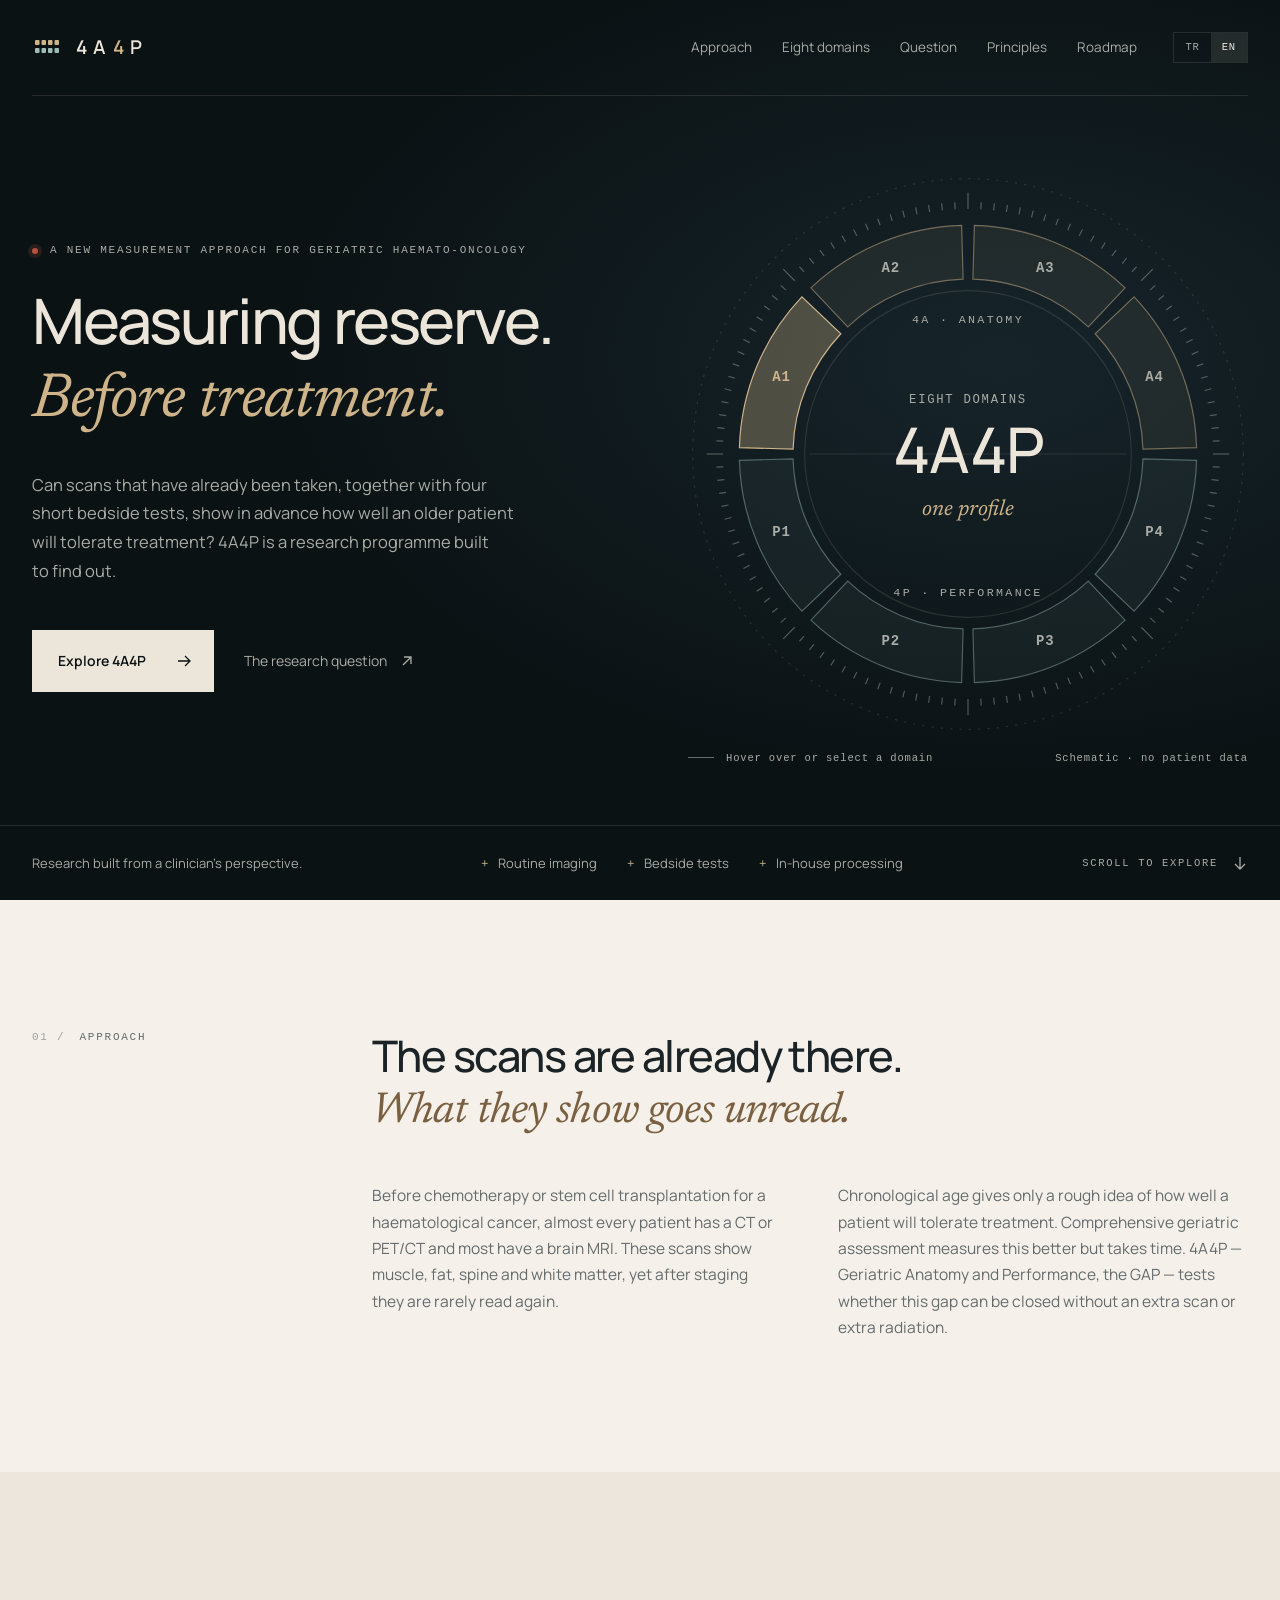
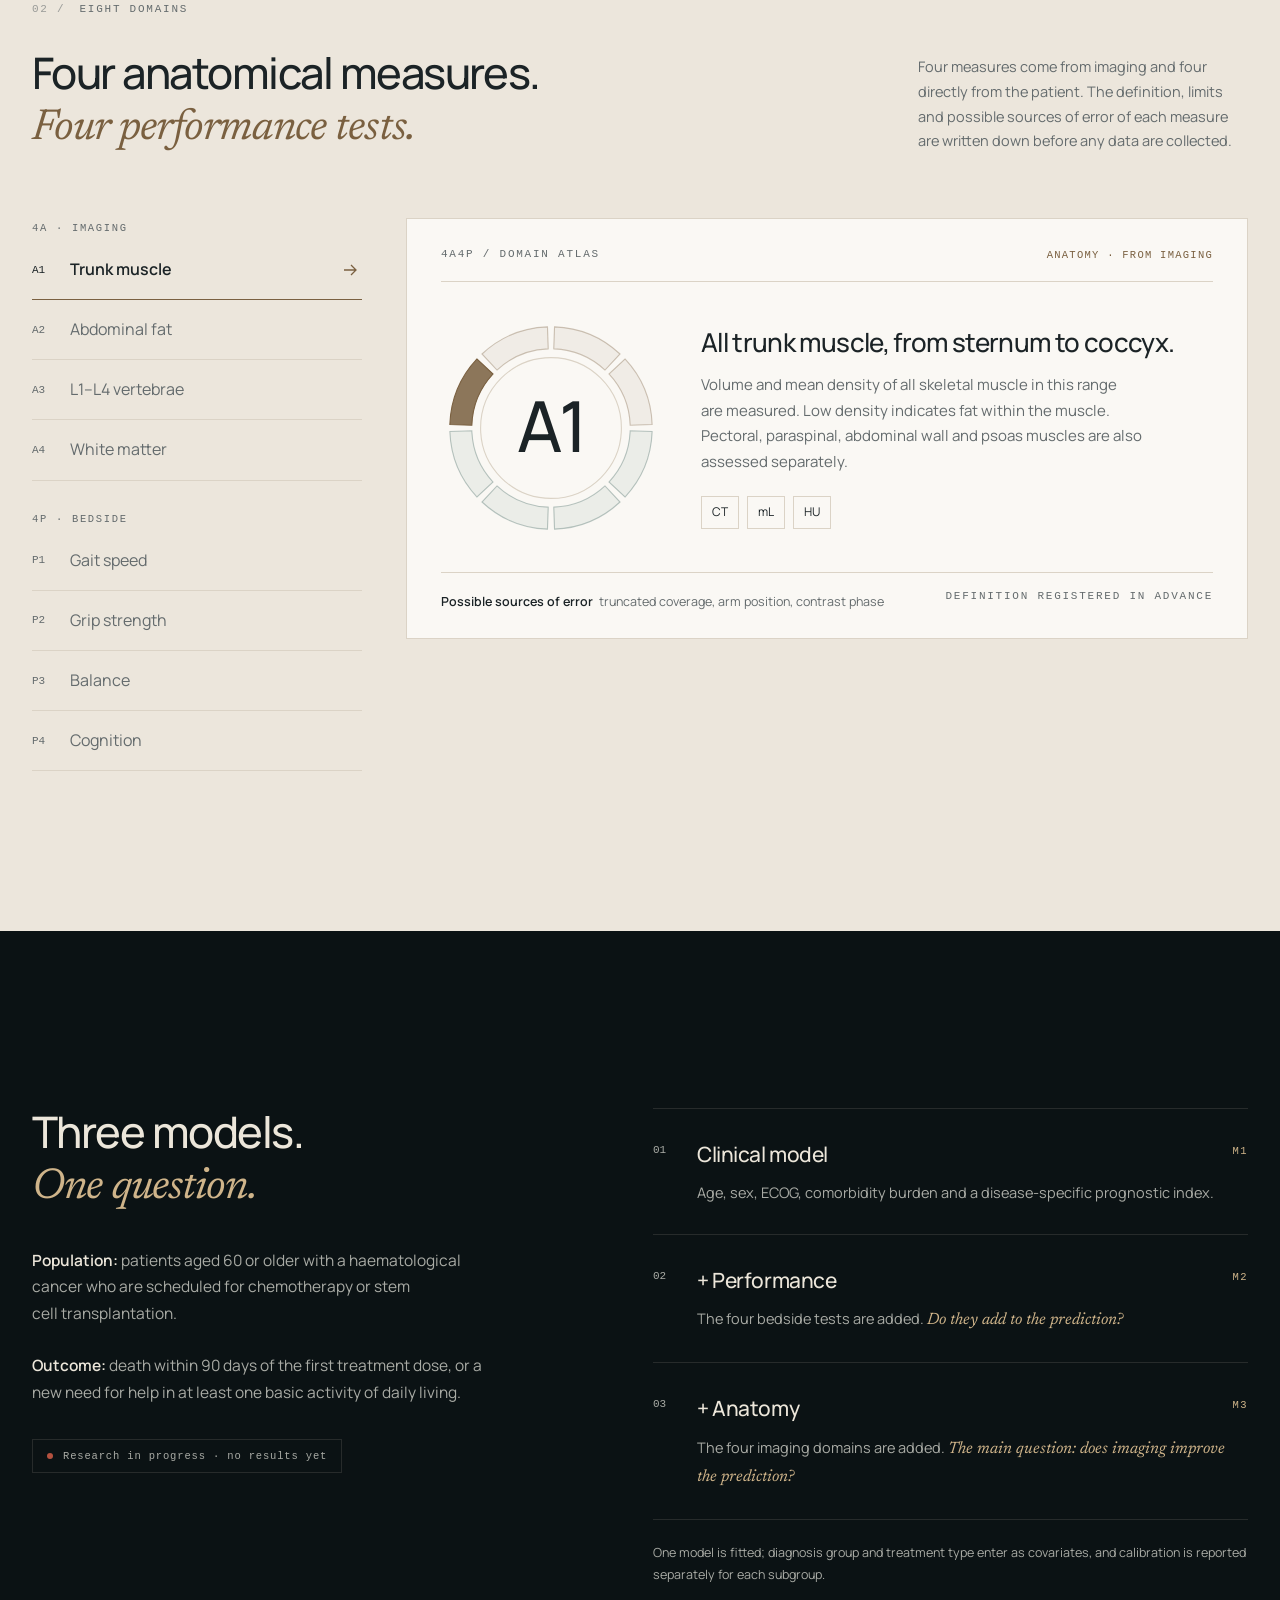
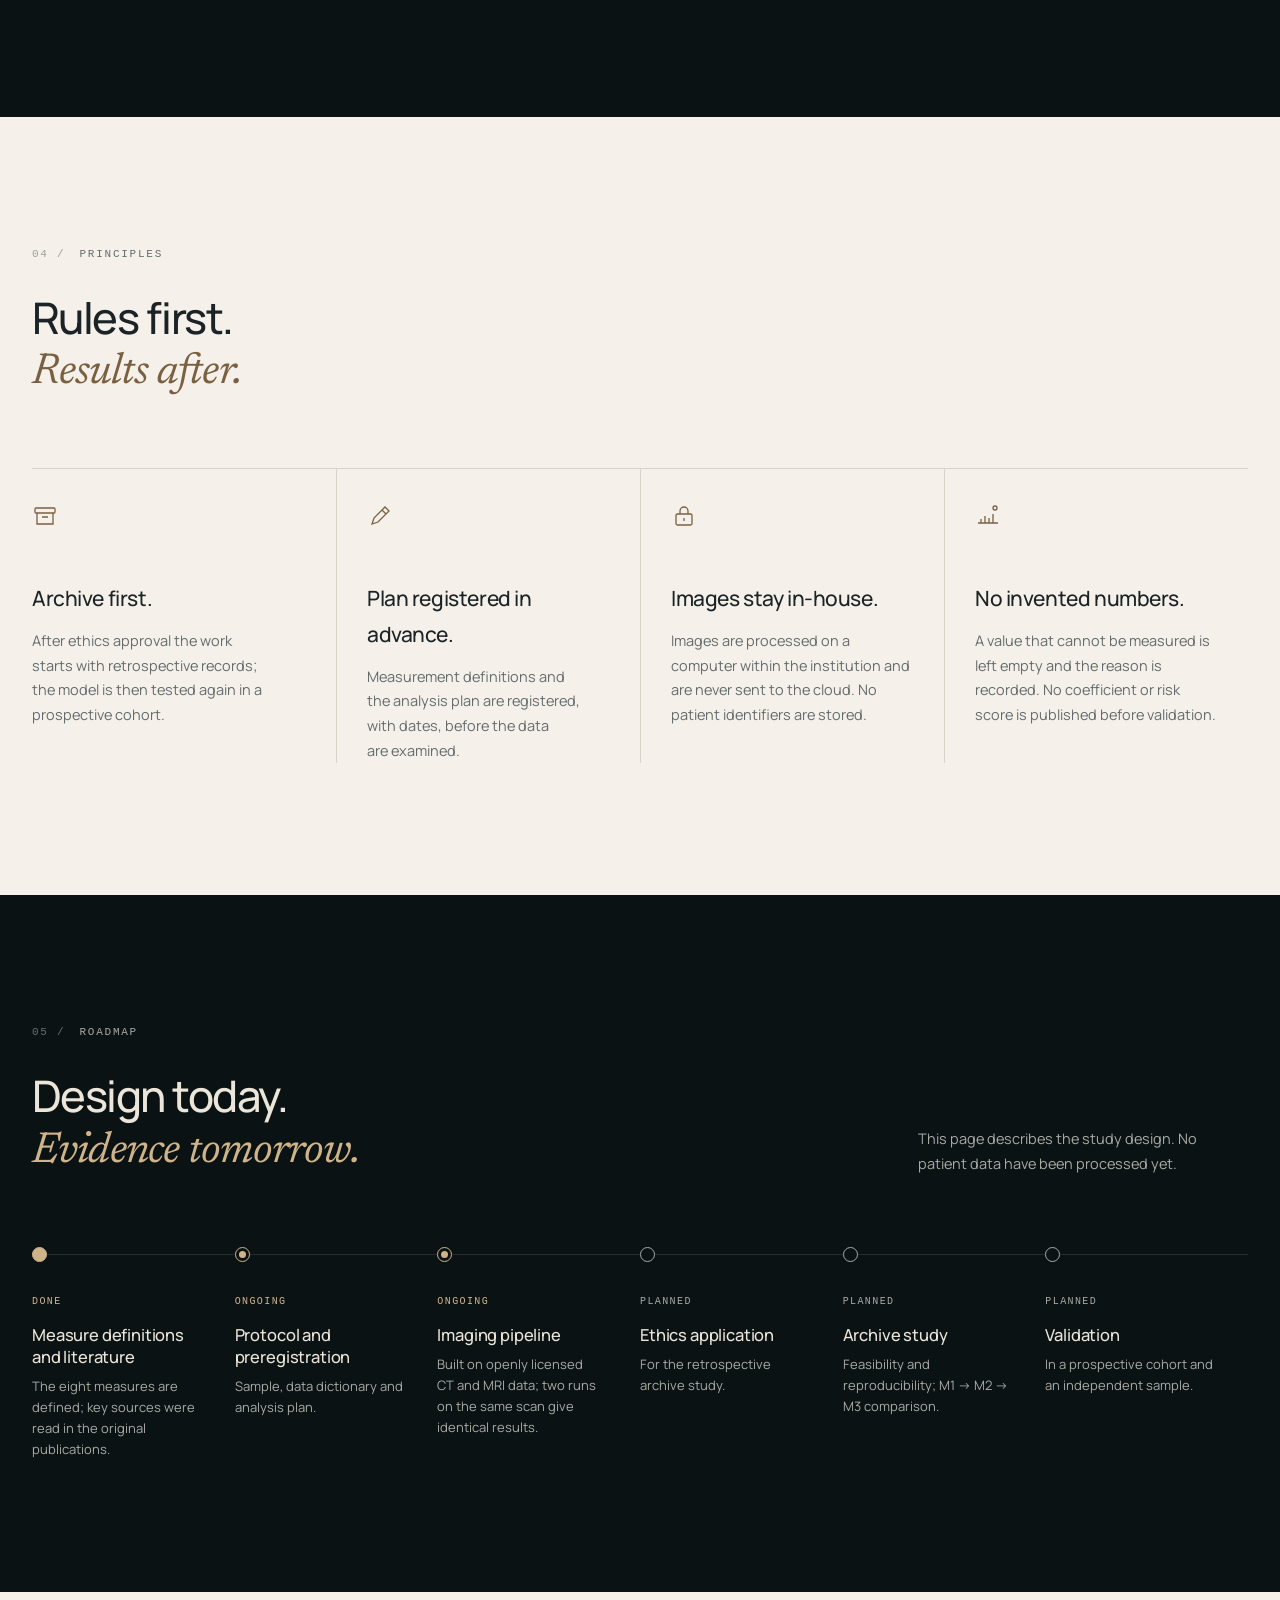
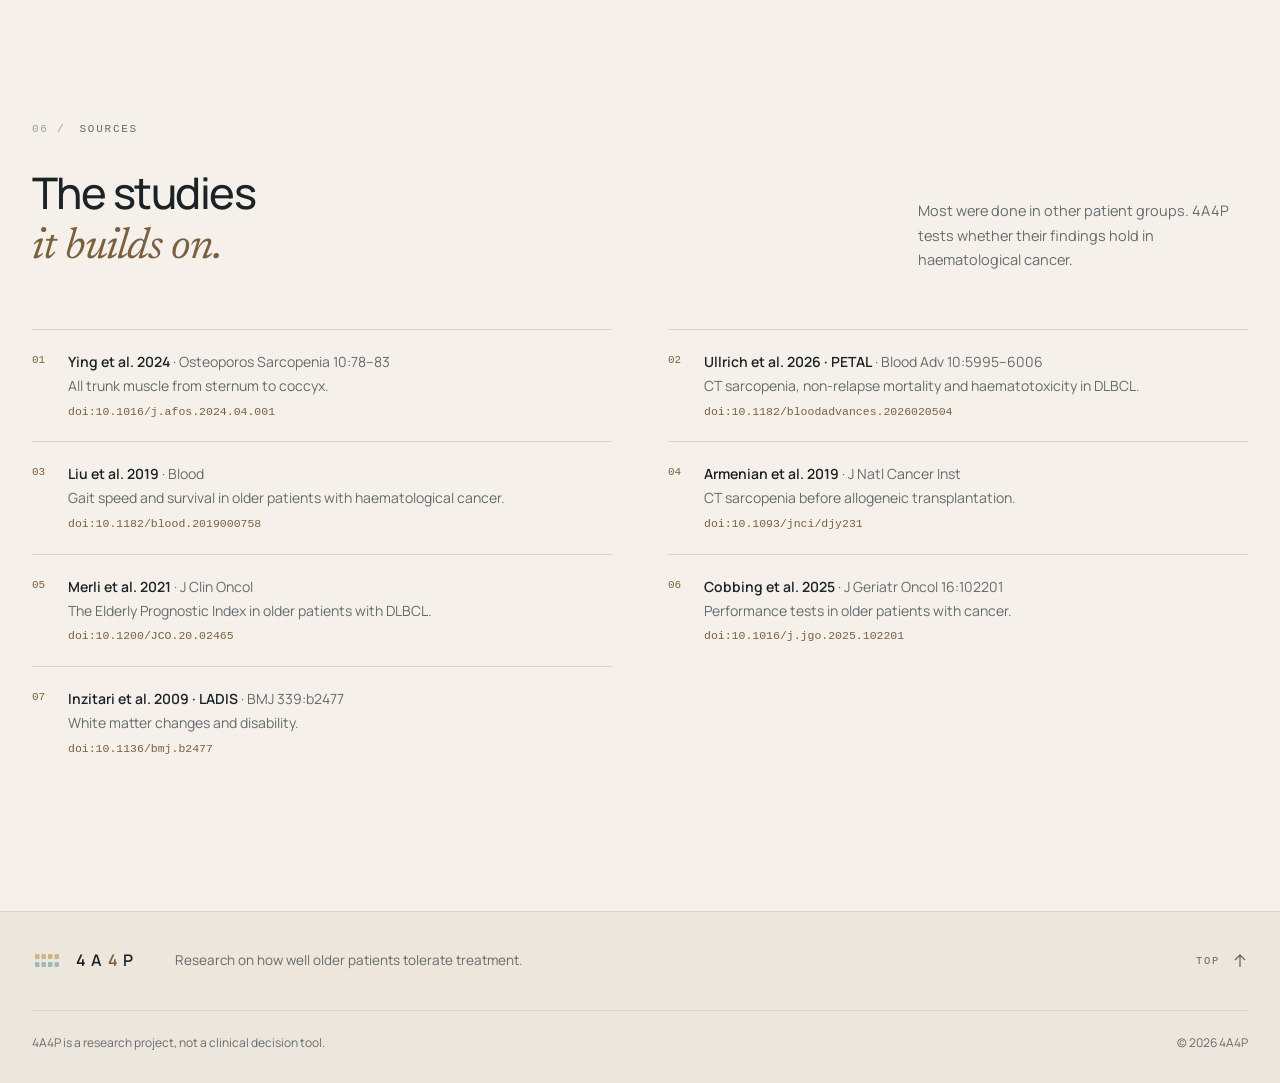
<file: en/index.html>
<!doctype html>
<html lang="en">
<head>
<meta charset="utf-8">
<meta name="viewport" content="width=device-width, initial-scale=1">
<title>4A4P — Geriatric Anatomy and Performance Score</title>
<meta name="description" content="A research programme that aims to predict death or new dependence within 90 days in older patients with haematological cancer, using routine pre-treatment imaging and four short bedside tests.">
<meta name="theme-color" content="#0b1214">
<link rel="canonical" href="https://4a4p.com/en/">
<link rel="alternate" hreflang="tr" href="https://4a4p.com/">
<link rel="alternate" hreflang="en" href="https://4a4p.com/en/">
<link rel="alternate" hreflang="x-default" href="https://4a4p.com/">
<meta property="og:type" content="website">
<meta property="og:site_name" content="4A4P">
<meta property="og:url" content="https://4a4p.com/en/">
<meta property="og:title" content="4A4P — Geriatric Anatomy and Performance Score">
<meta property="og:description" content="A research programme that aims to predict death or new dependence within 90 days in older patients with haematological cancer, using routine pre-treatment imaging and four short bedside tests.">
<meta property="og:locale" content="en_US">
<link rel="icon" href="/assets/favicon.svg" type="image/svg+xml">
<link rel="preload" href="/assets/fonts/manrope-variable.woff" as="font" type="font/woff" crossorigin>
<link rel="stylesheet" href="/assets/site.css">
<script>
  document.documentElement.classList.add("js");
</script>
</head>
<body>
<div class="progress" id="progress"></div>
<header class="top">
  <div class="wrap">
    <a class="brand" href="/en/" aria-label="4A4P"><svg viewBox="0 0 30 30" aria-hidden="true"><rect x="3.0" y="8" width="4.5" height="5" rx="1" fill="var(--gold)"/><rect x="9.5" y="8" width="4.5" height="5" rx="1" fill="var(--gold)"/><rect x="16.0" y="8" width="4.5" height="5" rx="1" fill="var(--gold)"/><rect x="22.5" y="8" width="4.5" height="5" rx="1" fill="var(--gold)"/><rect x="3.0" y="16" width="4.5" height="5" rx="1" fill="var(--sage)"/><rect x="9.5" y="16" width="4.5" height="5" rx="1" fill="var(--sage)"/><rect x="16.0" y="16" width="4.5" height="5" rx="1" fill="var(--sage)"/><rect x="22.5" y="16" width="4.5" height="5" rx="1" fill="var(--sage)"/></svg><span>4A<b>4</b>P</span></a>
    <nav><a href="#yaklasim">Approach</a><a href="#alanlar">Eight domains</a><a href="#soru">Question</a><a href="#ilkeler">Principles</a><a href="#yol">Roadmap</a></nav>
    <div class="lang"><a href="/" lang="tr" hreflang="tr" aria-label="Türkçe" data-dil="tr">TR</a><span aria-current="page">EN</span></div>
  </div>
</header>

<section class="hero dark">
  <div class="wrap hero-grid">
    <div>
      <p class="label eyebrow reveal">A new measurement approach for geriatric haemato-oncology</p>
      <h1 class="display reveal" style="--d:120ms">Measuring reserve.<em>Before treatment.</em></h1>
      <p class="lead reveal" style="--d:260ms">Can scans that have already been taken, together with four short bedside tests, show in advance how well an older patient will tolerate treatment? 4A4P is a research programme built to find out.</p>
      <div class="cta reveal" style="--d:380ms">
        <a class="btn" href="#alanlar">Explore 4A4P<svg class="arrow" viewBox="0 0 16 16" fill="none" stroke="currentColor" stroke-width="1.3"><path d="M2 8h12M9 3l5 5-5 5"/></svg></a>
        <a class="link" href="#soru">The research question<svg class="arrow" viewBox="0 0 16 16" fill="none" stroke="currentColor" stroke-width="1.3"><path d="M4 12 12 4M5 4h7v7"/></svg></a>
      </div>
    </div>
    <figure class="dial reveal" style="--d:200ms">
      <svg viewBox="0 0 480 480" role="img" aria-label="Eight-domain profile dial (schematic)">
  <circle cx="240" cy="240" r="236" fill="none" stroke="var(--night-line)" stroke-dasharray="2 6"/>
  <g class="ticks" stroke="var(--on-night-2)" stroke-opacity="0.45" stroke-width="1"><line x1="450.0" y1="240.0" x2="464.0" y2="240.0"/><line x1="449.7" y1="251.0" x2="455.7" y2="251.3"/><line x1="448.8" y1="262.0" x2="454.8" y2="262.6"/><line x1="447.4" y1="272.9" x2="453.3" y2="273.8"/><line x1="445.4" y1="283.7" x2="451.3" y2="284.9"/><line x1="442.8" y1="294.4" x2="448.6" y2="295.9"/><line x1="439.7" y1="304.9" x2="445.4" y2="306.7"/><line x1="436.1" y1="315.3" x2="441.7" y2="317.4"/><line x1="431.8" y1="325.4" x2="437.3" y2="327.9"/><line x1="427.1" y1="335.3" x2="432.5" y2="338.1"/><line x1="421.9" y1="345.0" x2="427.1" y2="348.0"/><line x1="416.1" y1="354.4" x2="421.2" y2="357.6"/><line x1="409.9" y1="363.4" x2="414.7" y2="367.0"/><line x1="403.2" y1="372.2" x2="407.9" y2="375.9"/><line x1="396.1" y1="380.5" x2="400.5" y2="384.5"/><line x1="388.5" y1="388.5" x2="398.4" y2="398.4"/><line x1="380.5" y1="396.1" x2="384.5" y2="400.5"/><line x1="372.2" y1="403.2" x2="375.9" y2="407.9"/><line x1="363.4" y1="409.9" x2="367.0" y2="414.7"/><line x1="354.4" y1="416.1" x2="357.6" y2="421.2"/><line x1="345.0" y1="421.9" x2="348.0" y2="427.1"/><line x1="335.3" y1="427.1" x2="338.1" y2="432.5"/><line x1="325.4" y1="431.8" x2="327.9" y2="437.3"/><line x1="315.3" y1="436.1" x2="317.4" y2="441.7"/><line x1="304.9" y1="439.7" x2="306.7" y2="445.4"/><line x1="294.4" y1="442.8" x2="295.9" y2="448.6"/><line x1="283.7" y1="445.4" x2="284.9" y2="451.3"/><line x1="272.9" y1="447.4" x2="273.8" y2="453.3"/><line x1="262.0" y1="448.8" x2="262.6" y2="454.8"/><line x1="251.0" y1="449.7" x2="251.3" y2="455.7"/><line x1="240.0" y1="450.0" x2="240.0" y2="464.0"/><line x1="229.0" y1="449.7" x2="228.7" y2="455.7"/><line x1="218.0" y1="448.8" x2="217.4" y2="454.8"/><line x1="207.1" y1="447.4" x2="206.2" y2="453.3"/><line x1="196.3" y1="445.4" x2="195.1" y2="451.3"/><line x1="185.6" y1="442.8" x2="184.1" y2="448.6"/><line x1="175.1" y1="439.7" x2="173.3" y2="445.4"/><line x1="164.7" y1="436.1" x2="162.6" y2="441.7"/><line x1="154.6" y1="431.8" x2="152.1" y2="437.3"/><line x1="144.7" y1="427.1" x2="141.9" y2="432.5"/><line x1="135.0" y1="421.9" x2="132.0" y2="427.1"/><line x1="125.6" y1="416.1" x2="122.4" y2="421.2"/><line x1="116.6" y1="409.9" x2="113.0" y2="414.7"/><line x1="107.8" y1="403.2" x2="104.1" y2="407.9"/><line x1="99.5" y1="396.1" x2="95.5" y2="400.5"/><line x1="91.5" y1="388.5" x2="81.6" y2="398.4"/><line x1="83.9" y1="380.5" x2="79.5" y2="384.5"/><line x1="76.8" y1="372.2" x2="72.1" y2="375.9"/><line x1="70.1" y1="363.4" x2="65.3" y2="367.0"/><line x1="63.9" y1="354.4" x2="58.8" y2="357.6"/><line x1="58.1" y1="345.0" x2="52.9" y2="348.0"/><line x1="52.9" y1="335.3" x2="47.5" y2="338.1"/><line x1="48.2" y1="325.4" x2="42.7" y2="327.9"/><line x1="43.9" y1="315.3" x2="38.3" y2="317.4"/><line x1="40.3" y1="304.9" x2="34.6" y2="306.7"/><line x1="37.2" y1="294.4" x2="31.4" y2="295.9"/><line x1="34.6" y1="283.7" x2="28.7" y2="284.9"/><line x1="32.6" y1="272.9" x2="26.7" y2="273.8"/><line x1="31.2" y1="262.0" x2="25.2" y2="262.6"/><line x1="30.3" y1="251.0" x2="24.3" y2="251.3"/><line x1="30.0" y1="240.0" x2="16.0" y2="240.0"/><line x1="30.3" y1="229.0" x2="24.3" y2="228.7"/><line x1="31.2" y1="218.0" x2="25.2" y2="217.4"/><line x1="32.6" y1="207.1" x2="26.7" y2="206.2"/><line x1="34.6" y1="196.3" x2="28.7" y2="195.1"/><line x1="37.2" y1="185.6" x2="31.4" y2="184.1"/><line x1="40.3" y1="175.1" x2="34.6" y2="173.3"/><line x1="43.9" y1="164.7" x2="38.3" y2="162.6"/><line x1="48.2" y1="154.6" x2="42.7" y2="152.1"/><line x1="52.9" y1="144.7" x2="47.5" y2="141.9"/><line x1="58.1" y1="135.0" x2="52.9" y2="132.0"/><line x1="63.9" y1="125.6" x2="58.8" y2="122.4"/><line x1="70.1" y1="116.6" x2="65.3" y2="113.0"/><line x1="76.8" y1="107.8" x2="72.1" y2="104.1"/><line x1="83.9" y1="99.5" x2="79.5" y2="95.5"/><line x1="91.5" y1="91.5" x2="81.6" y2="81.6"/><line x1="99.5" y1="83.9" x2="95.5" y2="79.5"/><line x1="107.8" y1="76.8" x2="104.1" y2="72.1"/><line x1="116.6" y1="70.1" x2="113.0" y2="65.3"/><line x1="125.6" y1="63.9" x2="122.4" y2="58.8"/><line x1="135.0" y1="58.1" x2="132.0" y2="52.9"/><line x1="144.7" y1="52.9" x2="141.9" y2="47.5"/><line x1="154.6" y1="48.2" x2="152.1" y2="42.7"/><line x1="164.7" y1="43.9" x2="162.6" y2="38.3"/><line x1="175.1" y1="40.3" x2="173.3" y2="34.6"/><line x1="185.6" y1="37.2" x2="184.1" y2="31.4"/><line x1="196.3" y1="34.6" x2="195.1" y2="28.7"/><line x1="207.1" y1="32.6" x2="206.2" y2="26.7"/><line x1="218.0" y1="31.2" x2="217.4" y2="25.2"/><line x1="229.0" y1="30.3" x2="228.7" y2="24.3"/><line x1="240.0" y1="30.0" x2="240.0" y2="16.0"/><line x1="251.0" y1="30.3" x2="251.3" y2="24.3"/><line x1="262.0" y1="31.2" x2="262.6" y2="25.2"/><line x1="272.9" y1="32.6" x2="273.8" y2="26.7"/><line x1="283.7" y1="34.6" x2="284.9" y2="28.7"/><line x1="294.4" y1="37.2" x2="295.9" y2="31.4"/><line x1="304.9" y1="40.3" x2="306.7" y2="34.6"/><line x1="315.3" y1="43.9" x2="317.4" y2="38.3"/><line x1="325.4" y1="48.2" x2="327.9" y2="42.7"/><line x1="335.3" y1="52.9" x2="338.1" y2="47.5"/><line x1="345.0" y1="58.1" x2="348.0" y2="52.9"/><line x1="354.4" y1="63.9" x2="357.6" y2="58.8"/><line x1="363.4" y1="70.1" x2="367.0" y2="65.3"/><line x1="372.2" y1="76.8" x2="375.9" y2="72.1"/><line x1="380.5" y1="83.9" x2="384.5" y2="79.5"/><line x1="388.5" y1="91.5" x2="398.4" y2="81.6"/><line x1="396.1" y1="99.5" x2="400.5" y2="95.5"/><line x1="403.2" y1="107.8" x2="407.9" y2="104.1"/><line x1="409.9" y1="116.6" x2="414.7" y2="113.0"/><line x1="416.1" y1="125.6" x2="421.2" y2="122.4"/><line x1="421.9" y1="135.0" x2="427.1" y2="132.0"/><line x1="427.1" y1="144.7" x2="432.5" y2="141.9"/><line x1="431.8" y1="154.6" x2="437.3" y2="152.1"/><line x1="436.1" y1="164.7" x2="441.7" y2="162.6"/><line x1="439.7" y1="175.1" x2="445.4" y2="173.3"/><line x1="442.8" y1="185.6" x2="448.6" y2="184.1"/><line x1="445.4" y1="196.3" x2="451.3" y2="195.1"/><line x1="447.4" y1="207.1" x2="453.3" y2="206.2"/><line x1="448.8" y1="218.0" x2="454.8" y2="217.4"/><line x1="449.7" y1="229.0" x2="455.7" y2="228.7"/></g>
  <circle cx="240" cy="240" r="140" fill="none" stroke="var(--night-line)"/>
  <line x1="104" y1="240" x2="376" y2="240" stroke="var(--night-line)"/>
  <g class="sector a" data-kod="A1" data-ad="Trunk muscle" tabindex="0" role="button" aria-label="A1 Trunk muscle"><path d="M44.08 234.53 A196 196 0 0 1 97.59 105.33 L131.01 136.94 A150 150 0 0 0 90.06 235.81 Z" stroke-width="1"/><text x="80.2" y="177.8" text-anchor="middle">A1</text></g><g class="sector a" data-kod="A2" data-ad="Abdominal fat" tabindex="0" role="button" aria-label="A2 Abdominal fat"><path d="M105.33 97.59 A196 196 0 0 1 234.53 44.08 L235.81 90.06 A150 150 0 0 0 136.94 131.01 Z" stroke-width="1"/><text x="173.8" y="84.2" text-anchor="middle">A2</text></g><g class="sector a" data-kod="A3" data-ad="L1–L4 vertebrae" tabindex="0" role="button" aria-label="A3 L1–L4 vertebrae"><path d="M245.47 44.08 A196 196 0 0 1 374.67 97.59 L343.06 131.01 A150 150 0 0 0 244.19 90.06 Z" stroke-width="1"/><text x="306.2" y="84.2" text-anchor="middle">A3</text></g><g class="sector a" data-kod="A4" data-ad="White matter" tabindex="0" role="button" aria-label="A4 White matter"><path d="M382.41 105.33 A196 196 0 0 1 435.92 234.53 L389.94 235.81 A150 150 0 0 0 348.99 136.94 Z" stroke-width="1"/><text x="399.8" y="177.8" text-anchor="middle">A4</text></g><g class="sector p" data-kod="P1" data-ad="Gait speed" tabindex="0" role="button" aria-label="P1 Gait speed"><path d="M97.59 374.67 A196 196 0 0 1 44.08 245.47 L90.06 244.19 A150 150 0 0 0 131.01 343.06 Z" stroke-width="1"/><text x="80.2" y="310.2" text-anchor="middle">P1</text></g><g class="sector p" data-kod="P2" data-ad="Grip strength" tabindex="0" role="button" aria-label="P2 Grip strength"><path d="M234.53 435.92 A196 196 0 0 1 105.33 382.41 L136.94 348.99 A150 150 0 0 0 235.81 389.94 Z" stroke-width="1"/><text x="173.8" y="403.8" text-anchor="middle">P2</text></g><g class="sector p" data-kod="P3" data-ad="Balance" tabindex="0" role="button" aria-label="P3 Balance"><path d="M374.67 382.41 A196 196 0 0 1 245.47 435.92 L244.19 389.94 A150 150 0 0 0 343.06 348.99 Z" stroke-width="1"/><text x="306.2" y="403.8" text-anchor="middle">P3</text></g><g class="sector p" data-kod="P4" data-ad="Cognition" tabindex="0" role="button" aria-label="P4 Cognition"><path d="M435.92 245.47 A196 196 0 0 1 382.41 374.67 L348.99 343.06 A150 150 0 0 0 389.94 244.19 Z" stroke-width="1"/><text x="399.8" y="310.2" text-anchor="middle">P4</text></g>
  <text class="axis" x="240" y="128" text-anchor="middle">4A · ANATOMY</text>
  <text class="axis" x="240" y="362" text-anchor="middle">4P · PERFORMANCE</text>
  <text class="core-sub" id="core-sub" x="240" y="196" text-anchor="middle">eight domains</text>
  <text class="core-code" id="core-code" x="240" y="256" text-anchor="middle">4A4P</text>
  <text class="core-name" id="core-name" x="240" y="292" text-anchor="middle">one profile</text>
</svg>
      <figcaption class="dial-note"><span><i></i>Hover over or select a domain</span><span>Schematic · no patient data</span></figcaption>
    </figure>
  </div>
  <div class="hero-bar"><div class="wrap">
    <span>Research built from a clinician&#x27;s perspective.</span>
    <div class="feats"><span>Routine imaging</span><span>Bedside tests</span><span>In-house processing</span></div>
    <a class="down" href="#yaklasim">Scroll to explore<svg class="arrow" viewBox="0 0 16 16" fill="none" stroke="currentColor" stroke-width="1.3"><path d="M8 2v12M3 9l5 5 5-5"/></svg></a>
  </div></div>
</section>

<section class="sec light" id="yaklasim">
  <div class="wrap intro">
    <p class="label reveal"><span class="n">01 /</span>Approach</p>
    <div>
      <h2 class="display reveal">The scans are already there.<em>What they show goes unread.</em></h2>
      <div class="body"><p class="reveal" style="--d:100ms">Before chemotherapy or stem cell transplantation for a haematological cancer, almost every patient has a CT or PET/CT and most have a brain MRI. These scans show muscle, fat, spine and white matter, yet after staging they are rarely read again.</p><p class="reveal" style="--d:200ms">Chronological age gives only a rough idea of how well a patient will tolerate treatment. Comprehensive geriatric assessment measures this better but takes time. 4A4P — Geriatric Anatomy and Performance, the GAP — tests whether this gap can be closed without an extra scan or extra radiation.</p></div>
    </div>
  </div>
</section>

<section class="sec light alt" id="alanlar">
  <div class="wrap">
    <p class="label reveal"><span class="n">02 /</span>Eight domains</p>
    <div class="head-row">
      <h2 class="display reveal">Four anatomical measures.<em>Four performance tests.</em></h2>
      <p class="side reveal" style="--d:120ms">Four measures come from imaging and four directly from the patient. The definition, limits and possible sources of error of each measure are written down before any data are collected.</p>
    </div>
    <div class="atlas reveal">
      <div class="tabs" role="tablist" aria-orientation="vertical">
        <h3>4A · Imaging</h3><ul><li><button class="tab" role="tab" id="tab-A1" aria-controls="pan-A1" aria-selected="true" data-kod="A1"><span class="c">A1</span><span>Trunk muscle</span><svg class="arrow" viewBox="0 0 16 16" fill="none" stroke="currentColor" stroke-width="1.3"><path d="M2 8h12M9 3l5 5-5 5"/></svg></button></li><li><button class="tab" role="tab" id="tab-A2" aria-controls="pan-A2" aria-selected="false" data-kod="A2"><span class="c">A2</span><span>Abdominal fat</span><svg class="arrow" viewBox="0 0 16 16" fill="none" stroke="currentColor" stroke-width="1.3"><path d="M2 8h12M9 3l5 5-5 5"/></svg></button></li><li><button class="tab" role="tab" id="tab-A3" aria-controls="pan-A3" aria-selected="false" data-kod="A3"><span class="c">A3</span><span>L1–L4 vertebrae</span><svg class="arrow" viewBox="0 0 16 16" fill="none" stroke="currentColor" stroke-width="1.3"><path d="M2 8h12M9 3l5 5-5 5"/></svg></button></li><li><button class="tab" role="tab" id="tab-A4" aria-controls="pan-A4" aria-selected="false" data-kod="A4"><span class="c">A4</span><span>White matter</span><svg class="arrow" viewBox="0 0 16 16" fill="none" stroke="currentColor" stroke-width="1.3"><path d="M2 8h12M9 3l5 5-5 5"/></svg></button></li></ul>
        <h3>4P · Bedside</h3><ul><li><button class="tab" role="tab" id="tab-P1" aria-controls="pan-P1" aria-selected="false" data-kod="P1"><span class="c">P1</span><span>Gait speed</span><svg class="arrow" viewBox="0 0 16 16" fill="none" stroke="currentColor" stroke-width="1.3"><path d="M2 8h12M9 3l5 5-5 5"/></svg></button></li><li><button class="tab" role="tab" id="tab-P2" aria-controls="pan-P2" aria-selected="false" data-kod="P2"><span class="c">P2</span><span>Grip strength</span><svg class="arrow" viewBox="0 0 16 16" fill="none" stroke="currentColor" stroke-width="1.3"><path d="M2 8h12M9 3l5 5-5 5"/></svg></button></li><li><button class="tab" role="tab" id="tab-P3" aria-controls="pan-P3" aria-selected="false" data-kod="P3"><span class="c">P3</span><span>Balance</span><svg class="arrow" viewBox="0 0 16 16" fill="none" stroke="currentColor" stroke-width="1.3"><path d="M2 8h12M9 3l5 5-5 5"/></svg></button></li><li><button class="tab" role="tab" id="tab-P4" aria-controls="pan-P4" aria-selected="false" data-kod="P4"><span class="c">P4</span><span>Cognition</span><svg class="arrow" viewBox="0 0 16 16" fill="none" stroke="currentColor" stroke-width="1.3"><path d="M2 8h12M9 3l5 5-5 5"/></svg></button></li></ul>
      </div>
      <div class="panels"><article class="panel" role="tabpanel" id="pan-A1" aria-labelledby="tab-A1" data-kod="A1">
        <div class="panel-top"><span class="label">4A4P / Domain atlas</span><span class="kind a">Anatomy · from imaging</span></div>
        <div class="panel-main"><div class="glyph"><svg viewBox="0 0 200 200" aria-hidden="true"><circle cx="100" cy="100" r="64" fill="none" stroke="var(--line)"/><path d="M8.06 96.79 A92 92 0 0 1 32.72 37.26 L47.34 50.90 A72 72 0 0 0 28.04 97.49 Z" fill="var(--bronze)" fill-opacity="0.85" stroke="var(--bronze)" stroke-opacity="1"/><path d="M37.26 32.72 A92 92 0 0 1 96.79 8.06 L97.49 28.04 A72 72 0 0 0 50.90 47.34 Z" fill="var(--bronze)" fill-opacity="0.08" stroke="var(--bronze)" stroke-opacity="0.35"/><path d="M103.21 8.06 A92 92 0 0 1 162.74 32.72 L149.10 47.34 A72 72 0 0 0 102.51 28.04 Z" fill="var(--bronze)" fill-opacity="0.08" stroke="var(--bronze)" stroke-opacity="0.35"/><path d="M167.28 37.26 A92 92 0 0 1 191.94 96.79 L171.96 97.49 A72 72 0 0 0 152.66 50.90 Z" fill="var(--bronze)" fill-opacity="0.08" stroke="var(--bronze)" stroke-opacity="0.35"/><path d="M32.72 162.74 A92 92 0 0 1 8.06 103.21 L28.04 102.51 A72 72 0 0 0 47.34 149.10 Z" fill="var(--sage-d)" fill-opacity="0.08" stroke="var(--sage-d)" stroke-opacity="0.35"/><path d="M96.79 191.94 A92 92 0 0 1 37.26 167.28 L50.90 152.66 A72 72 0 0 0 97.49 171.96 Z" fill="var(--sage-d)" fill-opacity="0.08" stroke="var(--sage-d)" stroke-opacity="0.35"/><path d="M162.74 167.28 A92 92 0 0 1 103.21 191.94 L102.51 171.96 A72 72 0 0 0 149.10 152.66 Z" fill="var(--sage-d)" fill-opacity="0.08" stroke="var(--sage-d)" stroke-opacity="0.35"/><path d="M191.94 103.21 A92 92 0 0 1 167.28 162.74 L152.66 149.10 A72 72 0 0 0 171.96 102.51 Z" fill="var(--sage-d)" fill-opacity="0.08" stroke="var(--sage-d)" stroke-opacity="0.35"/><text class="big" x="100" y="122" text-anchor="middle">A1</text></svg></div><div>
          <h4>All trunk muscle, from sternum to coccyx.</h4><p>Volume and mean density of all skeletal muscle in this range are measured. Low density indicates fat within the muscle. Pectoral, paraspinal, abdominal wall and psoas muscles are also assessed separately.</p>
          <div class="chips"><span>CT</span><span>mL</span><span>HU</span></div></div></div>
        <div class="panel-foot"><span><b>Possible sources of error</b>truncated coverage, arm position, contrast phase</span><span class="label">Definition registered in advance</span></div>
      </article><article class="panel" role="tabpanel" id="pan-A2" aria-labelledby="tab-A2" data-kod="A2">
        <div class="panel-top"><span class="label">4A4P / Domain atlas</span><span class="kind a">Anatomy · from imaging</span></div>
        <div class="panel-main"><div class="glyph"><svg viewBox="0 0 200 200" aria-hidden="true"><circle cx="100" cy="100" r="64" fill="none" stroke="var(--line)"/><path d="M8.06 96.79 A92 92 0 0 1 32.72 37.26 L47.34 50.90 A72 72 0 0 0 28.04 97.49 Z" fill="var(--bronze)" fill-opacity="0.08" stroke="var(--bronze)" stroke-opacity="0.35"/><path d="M37.26 32.72 A92 92 0 0 1 96.79 8.06 L97.49 28.04 A72 72 0 0 0 50.90 47.34 Z" fill="var(--bronze)" fill-opacity="0.85" stroke="var(--bronze)" stroke-opacity="1"/><path d="M103.21 8.06 A92 92 0 0 1 162.74 32.72 L149.10 47.34 A72 72 0 0 0 102.51 28.04 Z" fill="var(--bronze)" fill-opacity="0.08" stroke="var(--bronze)" stroke-opacity="0.35"/><path d="M167.28 37.26 A92 92 0 0 1 191.94 96.79 L171.96 97.49 A72 72 0 0 0 152.66 50.90 Z" fill="var(--bronze)" fill-opacity="0.08" stroke="var(--bronze)" stroke-opacity="0.35"/><path d="M32.72 162.74 A92 92 0 0 1 8.06 103.21 L28.04 102.51 A72 72 0 0 0 47.34 149.10 Z" fill="var(--sage-d)" fill-opacity="0.08" stroke="var(--sage-d)" stroke-opacity="0.35"/><path d="M96.79 191.94 A92 92 0 0 1 37.26 167.28 L50.90 152.66 A72 72 0 0 0 97.49 171.96 Z" fill="var(--sage-d)" fill-opacity="0.08" stroke="var(--sage-d)" stroke-opacity="0.35"/><path d="M162.74 167.28 A92 92 0 0 1 103.21 191.94 L102.51 171.96 A72 72 0 0 0 149.10 152.66 Z" fill="var(--sage-d)" fill-opacity="0.08" stroke="var(--sage-d)" stroke-opacity="0.35"/><path d="M191.94 103.21 A92 92 0 0 1 167.28 162.74 L152.66 149.10 A72 72 0 0 0 171.96 102.51 Z" fill="var(--sage-d)" fill-opacity="0.08" stroke="var(--sage-d)" stroke-opacity="0.35"/><text class="big" x="100" y="122" text-anchor="middle">A2</text></svg></div><div>
          <h4>Subcutaneous and visceral fat, separately.</h4><p>Subcutaneous (SAT) and visceral (VAT) fat volumes are measured between the dome of the diaphragm and the iliac crest. SAT is the primary variable; low subcutaneous fat may be associated with a poorer course.</p>
          <div class="chips"><span>CT</span><span>mL</span></div></div></div>
        <div class="panel-foot"><span><b>Possible sources of error</b>ascites, mesenteric mass, fat outside the field of view</span><span class="label">Definition registered in advance</span></div>
      </article><article class="panel" role="tabpanel" id="pan-A3" aria-labelledby="tab-A3" data-kod="A3">
        <div class="panel-top"><span class="label">4A4P / Domain atlas</span><span class="kind a">Anatomy · from imaging</span></div>
        <div class="panel-main"><div class="glyph"><svg viewBox="0 0 200 200" aria-hidden="true"><circle cx="100" cy="100" r="64" fill="none" stroke="var(--line)"/><path d="M8.06 96.79 A92 92 0 0 1 32.72 37.26 L47.34 50.90 A72 72 0 0 0 28.04 97.49 Z" fill="var(--bronze)" fill-opacity="0.08" stroke="var(--bronze)" stroke-opacity="0.35"/><path d="M37.26 32.72 A92 92 0 0 1 96.79 8.06 L97.49 28.04 A72 72 0 0 0 50.90 47.34 Z" fill="var(--bronze)" fill-opacity="0.08" stroke="var(--bronze)" stroke-opacity="0.35"/><path d="M103.21 8.06 A92 92 0 0 1 162.74 32.72 L149.10 47.34 A72 72 0 0 0 102.51 28.04 Z" fill="var(--bronze)" fill-opacity="0.85" stroke="var(--bronze)" stroke-opacity="1"/><path d="M167.28 37.26 A92 92 0 0 1 191.94 96.79 L171.96 97.49 A72 72 0 0 0 152.66 50.90 Z" fill="var(--bronze)" fill-opacity="0.08" stroke="var(--bronze)" stroke-opacity="0.35"/><path d="M32.72 162.74 A92 92 0 0 1 8.06 103.21 L28.04 102.51 A72 72 0 0 0 47.34 149.10 Z" fill="var(--sage-d)" fill-opacity="0.08" stroke="var(--sage-d)" stroke-opacity="0.35"/><path d="M96.79 191.94 A92 92 0 0 1 37.26 167.28 L50.90 152.66 A72 72 0 0 0 97.49 171.96 Z" fill="var(--sage-d)" fill-opacity="0.08" stroke="var(--sage-d)" stroke-opacity="0.35"/><path d="M162.74 167.28 A92 92 0 0 1 103.21 191.94 L102.51 171.96 A72 72 0 0 0 149.10 152.66 Z" fill="var(--sage-d)" fill-opacity="0.08" stroke="var(--sage-d)" stroke-opacity="0.35"/><path d="M191.94 103.21 A92 92 0 0 1 167.28 162.74 L152.66 149.10 A72 72 0 0 0 171.96 102.51 Z" fill="var(--sage-d)" fill-opacity="0.08" stroke="var(--sage-d)" stroke-opacity="0.35"/><text class="big" x="100" y="122" text-anchor="middle">A3</text></svg></div><div>
          <h4>The spine: shape and density.</h4><p>The anterior, middle and posterior height of each vertebral body and the trabecular density of L1 are measured. A radiologist confirms any compression. In myeloma a fracture may be caused by the disease itself, so the result is interpreted separately.</p>
          <div class="chips"><span>CT</span><span>mm</span><span>HU</span></div></div></div>
        <div class="panel-foot"><span><b>Possible sources of error</b>oblique reformat, degenerative change, pathological collapse</span><span class="label">Definition registered in advance</span></div>
      </article><article class="panel" role="tabpanel" id="pan-A4" aria-labelledby="tab-A4" data-kod="A4">
        <div class="panel-top"><span class="label">4A4P / Domain atlas</span><span class="kind a">Anatomy · from imaging</span></div>
        <div class="panel-main"><div class="glyph"><svg viewBox="0 0 200 200" aria-hidden="true"><circle cx="100" cy="100" r="64" fill="none" stroke="var(--line)"/><path d="M8.06 96.79 A92 92 0 0 1 32.72 37.26 L47.34 50.90 A72 72 0 0 0 28.04 97.49 Z" fill="var(--bronze)" fill-opacity="0.08" stroke="var(--bronze)" stroke-opacity="0.35"/><path d="M37.26 32.72 A92 92 0 0 1 96.79 8.06 L97.49 28.04 A72 72 0 0 0 50.90 47.34 Z" fill="var(--bronze)" fill-opacity="0.08" stroke="var(--bronze)" stroke-opacity="0.35"/><path d="M103.21 8.06 A92 92 0 0 1 162.74 32.72 L149.10 47.34 A72 72 0 0 0 102.51 28.04 Z" fill="var(--bronze)" fill-opacity="0.08" stroke="var(--bronze)" stroke-opacity="0.35"/><path d="M167.28 37.26 A92 92 0 0 1 191.94 96.79 L171.96 97.49 A72 72 0 0 0 152.66 50.90 Z" fill="var(--bronze)" fill-opacity="0.85" stroke="var(--bronze)" stroke-opacity="1"/><path d="M32.72 162.74 A92 92 0 0 1 8.06 103.21 L28.04 102.51 A72 72 0 0 0 47.34 149.10 Z" fill="var(--sage-d)" fill-opacity="0.08" stroke="var(--sage-d)" stroke-opacity="0.35"/><path d="M96.79 191.94 A92 92 0 0 1 37.26 167.28 L50.90 152.66 A72 72 0 0 0 97.49 171.96 Z" fill="var(--sage-d)" fill-opacity="0.08" stroke="var(--sage-d)" stroke-opacity="0.35"/><path d="M162.74 167.28 A92 92 0 0 1 103.21 191.94 L102.51 171.96 A72 72 0 0 0 149.10 152.66 Z" fill="var(--sage-d)" fill-opacity="0.08" stroke="var(--sage-d)" stroke-opacity="0.35"/><path d="M191.94 103.21 A92 92 0 0 1 167.28 162.74 L152.66 149.10 A72 72 0 0 0 171.96 102.51 Z" fill="var(--sage-d)" fill-opacity="0.08" stroke="var(--sage-d)" stroke-opacity="0.35"/><text class="big" x="100" y="122" text-anchor="middle">A4</text></svg></div><div>
          <h4>White matter lesion burden.</h4><p>The Fazekas grade is rated on every MRI; where the scan allows, white matter hyperintensity volume is also measured. The two are compared.</p>
          <div class="chips"><span>MRI</span><span>Fazekas 0–3</span><span>mL</span></div></div></div>
        <div class="panel-foot"><span><b>Possible sources of error</b>inter-reader variability, reason the MRI was ordered</span><span class="label">Definition registered in advance</span></div>
      </article><article class="panel" role="tabpanel" id="pan-P1" aria-labelledby="tab-P1" data-kod="P1">
        <div class="panel-top"><span class="label">4A4P / Domain atlas</span><span class="kind p">Performance · at the bedside</span></div>
        <div class="panel-main"><div class="glyph"><svg viewBox="0 0 200 200" aria-hidden="true"><circle cx="100" cy="100" r="64" fill="none" stroke="var(--line)"/><path d="M8.06 96.79 A92 92 0 0 1 32.72 37.26 L47.34 50.90 A72 72 0 0 0 28.04 97.49 Z" fill="var(--bronze)" fill-opacity="0.08" stroke="var(--bronze)" stroke-opacity="0.35"/><path d="M37.26 32.72 A92 92 0 0 1 96.79 8.06 L97.49 28.04 A72 72 0 0 0 50.90 47.34 Z" fill="var(--bronze)" fill-opacity="0.08" stroke="var(--bronze)" stroke-opacity="0.35"/><path d="M103.21 8.06 A92 92 0 0 1 162.74 32.72 L149.10 47.34 A72 72 0 0 0 102.51 28.04 Z" fill="var(--bronze)" fill-opacity="0.08" stroke="var(--bronze)" stroke-opacity="0.35"/><path d="M167.28 37.26 A92 92 0 0 1 191.94 96.79 L171.96 97.49 A72 72 0 0 0 152.66 50.90 Z" fill="var(--bronze)" fill-opacity="0.08" stroke="var(--bronze)" stroke-opacity="0.35"/><path d="M32.72 162.74 A92 92 0 0 1 8.06 103.21 L28.04 102.51 A72 72 0 0 0 47.34 149.10 Z" fill="var(--sage-d)" fill-opacity="0.85" stroke="var(--sage-d)" stroke-opacity="1"/><path d="M96.79 191.94 A92 92 0 0 1 37.26 167.28 L50.90 152.66 A72 72 0 0 0 97.49 171.96 Z" fill="var(--sage-d)" fill-opacity="0.08" stroke="var(--sage-d)" stroke-opacity="0.35"/><path d="M162.74 167.28 A92 92 0 0 1 103.21 191.94 L102.51 171.96 A72 72 0 0 0 149.10 152.66 Z" fill="var(--sage-d)" fill-opacity="0.08" stroke="var(--sage-d)" stroke-opacity="0.35"/><path d="M191.94 103.21 A92 92 0 0 1 167.28 162.74 L152.66 149.10 A72 72 0 0 0 171.96 102.51 Z" fill="var(--sage-d)" fill-opacity="0.08" stroke="var(--sage-d)" stroke-opacity="0.35"/><text class="big" x="100" y="122" text-anchor="middle">P1</text></svg></div><div>
          <h4>Four metres, usual pace.</h4><p>The bedside measure with the strongest evidence in older patients with haematological cancer. Used as a continuous variable.</p>
          <div class="chips"><span>Bedside</span><span>m/s</span></div></div></div>
        <div class="panel-foot"><span><b>Possible sources of error</b>standing or moving start, use of a walking aid</span><span class="label">Definition registered in advance</span></div>
      </article><article class="panel" role="tabpanel" id="pan-P2" aria-labelledby="tab-P2" data-kod="P2">
        <div class="panel-top"><span class="label">4A4P / Domain atlas</span><span class="kind p">Performance · at the bedside</span></div>
        <div class="panel-main"><div class="glyph"><svg viewBox="0 0 200 200" aria-hidden="true"><circle cx="100" cy="100" r="64" fill="none" stroke="var(--line)"/><path d="M8.06 96.79 A92 92 0 0 1 32.72 37.26 L47.34 50.90 A72 72 0 0 0 28.04 97.49 Z" fill="var(--bronze)" fill-opacity="0.08" stroke="var(--bronze)" stroke-opacity="0.35"/><path d="M37.26 32.72 A92 92 0 0 1 96.79 8.06 L97.49 28.04 A72 72 0 0 0 50.90 47.34 Z" fill="var(--bronze)" fill-opacity="0.08" stroke="var(--bronze)" stroke-opacity="0.35"/><path d="M103.21 8.06 A92 92 0 0 1 162.74 32.72 L149.10 47.34 A72 72 0 0 0 102.51 28.04 Z" fill="var(--bronze)" fill-opacity="0.08" stroke="var(--bronze)" stroke-opacity="0.35"/><path d="M167.28 37.26 A92 92 0 0 1 191.94 96.79 L171.96 97.49 A72 72 0 0 0 152.66 50.90 Z" fill="var(--bronze)" fill-opacity="0.08" stroke="var(--bronze)" stroke-opacity="0.35"/><path d="M32.72 162.74 A92 92 0 0 1 8.06 103.21 L28.04 102.51 A72 72 0 0 0 47.34 149.10 Z" fill="var(--sage-d)" fill-opacity="0.08" stroke="var(--sage-d)" stroke-opacity="0.35"/><path d="M96.79 191.94 A92 92 0 0 1 37.26 167.28 L50.90 152.66 A72 72 0 0 0 97.49 171.96 Z" fill="var(--sage-d)" fill-opacity="0.85" stroke="var(--sage-d)" stroke-opacity="1"/><path d="M162.74 167.28 A92 92 0 0 1 103.21 191.94 L102.51 171.96 A72 72 0 0 0 149.10 152.66 Z" fill="var(--sage-d)" fill-opacity="0.08" stroke="var(--sage-d)" stroke-opacity="0.35"/><path d="M191.94 103.21 A92 92 0 0 1 167.28 162.74 L152.66 149.10 A72 72 0 0 0 171.96 102.51 Z" fill="var(--sage-d)" fill-opacity="0.08" stroke="var(--sage-d)" stroke-opacity="0.35"/><text class="big" x="100" y="122" text-anchor="middle">P2</text></svg></div><div>
          <h4>Muscle strength, measured in the hand.</h4><p>The best of several trials on a dynamometer is taken and interpreted by sex. It complements the imaging muscle measure with a functional one.</p>
          <div class="chips"><span>Dynamometer</span><span>kg</span></div></div></div>
        <div class="panel-foot"><span><b>Possible sources of error</b>device and calibration, choice of hand</span><span class="label">Definition registered in advance</span></div>
      </article><article class="panel" role="tabpanel" id="pan-P3" aria-labelledby="tab-P3" data-kod="P3">
        <div class="panel-top"><span class="label">4A4P / Domain atlas</span><span class="kind p">Performance · at the bedside</span></div>
        <div class="panel-main"><div class="glyph"><svg viewBox="0 0 200 200" aria-hidden="true"><circle cx="100" cy="100" r="64" fill="none" stroke="var(--line)"/><path d="M8.06 96.79 A92 92 0 0 1 32.72 37.26 L47.34 50.90 A72 72 0 0 0 28.04 97.49 Z" fill="var(--bronze)" fill-opacity="0.08" stroke="var(--bronze)" stroke-opacity="0.35"/><path d="M37.26 32.72 A92 92 0 0 1 96.79 8.06 L97.49 28.04 A72 72 0 0 0 50.90 47.34 Z" fill="var(--bronze)" fill-opacity="0.08" stroke="var(--bronze)" stroke-opacity="0.35"/><path d="M103.21 8.06 A92 92 0 0 1 162.74 32.72 L149.10 47.34 A72 72 0 0 0 102.51 28.04 Z" fill="var(--bronze)" fill-opacity="0.08" stroke="var(--bronze)" stroke-opacity="0.35"/><path d="M167.28 37.26 A92 92 0 0 1 191.94 96.79 L171.96 97.49 A72 72 0 0 0 152.66 50.90 Z" fill="var(--bronze)" fill-opacity="0.08" stroke="var(--bronze)" stroke-opacity="0.35"/><path d="M32.72 162.74 A92 92 0 0 1 8.06 103.21 L28.04 102.51 A72 72 0 0 0 47.34 149.10 Z" fill="var(--sage-d)" fill-opacity="0.08" stroke="var(--sage-d)" stroke-opacity="0.35"/><path d="M96.79 191.94 A92 92 0 0 1 37.26 167.28 L50.90 152.66 A72 72 0 0 0 97.49 171.96 Z" fill="var(--sage-d)" fill-opacity="0.08" stroke="var(--sage-d)" stroke-opacity="0.35"/><path d="M162.74 167.28 A92 92 0 0 1 103.21 191.94 L102.51 171.96 A72 72 0 0 0 149.10 152.66 Z" fill="var(--sage-d)" fill-opacity="0.85" stroke="var(--sage-d)" stroke-opacity="1"/><path d="M191.94 103.21 A92 92 0 0 1 167.28 162.74 L152.66 149.10 A72 72 0 0 0 171.96 102.51 Z" fill="var(--sage-d)" fill-opacity="0.08" stroke="var(--sage-d)" stroke-opacity="0.35"/><text class="big" x="100" y="122" text-anchor="middle">P3</text></svg></div><div>
          <h4>Standing balance.</h4><p>The full Short Physical Performance Battery (SPPB) is recorded. The balance subscore enters the model; the total score is used in exploratory analyses.</p>
          <div class="chips"><span>SPPB</span><span>0–4 · 0–12</span></div></div></div>
        <div class="panel-foot"><span><b>Possible sources of error</b>ceiling effect, timing</span><span class="label">Definition registered in advance</span></div>
      </article><article class="panel" role="tabpanel" id="pan-P4" aria-labelledby="tab-P4" data-kod="P4">
        <div class="panel-top"><span class="label">4A4P / Domain atlas</span><span class="kind p">Performance · at the bedside</span></div>
        <div class="panel-main"><div class="glyph"><svg viewBox="0 0 200 200" aria-hidden="true"><circle cx="100" cy="100" r="64" fill="none" stroke="var(--line)"/><path d="M8.06 96.79 A92 92 0 0 1 32.72 37.26 L47.34 50.90 A72 72 0 0 0 28.04 97.49 Z" fill="var(--bronze)" fill-opacity="0.08" stroke="var(--bronze)" stroke-opacity="0.35"/><path d="M37.26 32.72 A92 92 0 0 1 96.79 8.06 L97.49 28.04 A72 72 0 0 0 50.90 47.34 Z" fill="var(--bronze)" fill-opacity="0.08" stroke="var(--bronze)" stroke-opacity="0.35"/><path d="M103.21 8.06 A92 92 0 0 1 162.74 32.72 L149.10 47.34 A72 72 0 0 0 102.51 28.04 Z" fill="var(--bronze)" fill-opacity="0.08" stroke="var(--bronze)" stroke-opacity="0.35"/><path d="M167.28 37.26 A92 92 0 0 1 191.94 96.79 L171.96 97.49 A72 72 0 0 0 152.66 50.90 Z" fill="var(--bronze)" fill-opacity="0.08" stroke="var(--bronze)" stroke-opacity="0.35"/><path d="M32.72 162.74 A92 92 0 0 1 8.06 103.21 L28.04 102.51 A72 72 0 0 0 47.34 149.10 Z" fill="var(--sage-d)" fill-opacity="0.08" stroke="var(--sage-d)" stroke-opacity="0.35"/><path d="M96.79 191.94 A92 92 0 0 1 37.26 167.28 L50.90 152.66 A72 72 0 0 0 97.49 171.96 Z" fill="var(--sage-d)" fill-opacity="0.08" stroke="var(--sage-d)" stroke-opacity="0.35"/><path d="M162.74 167.28 A92 92 0 0 1 103.21 191.94 L102.51 171.96 A72 72 0 0 0 149.10 152.66 Z" fill="var(--sage-d)" fill-opacity="0.08" stroke="var(--sage-d)" stroke-opacity="0.35"/><path d="M191.94 103.21 A92 92 0 0 1 167.28 162.74 L152.66 149.10 A72 72 0 0 0 171.96 102.51 Z" fill="var(--sage-d)" fill-opacity="0.85" stroke="var(--sage-d)" stroke-opacity="1"/><text class="big" x="100" y="122" text-anchor="middle">P4</text></svg></div><div>
          <h4>Mini-Mental State Examination, with education.</h4><p>The standardised MMSE score is interpreted together with education level and examined alongside the white matter findings.</p>
          <div class="chips"><span>MMSE</span><span>0–30</span></div></div></div>
        <div class="panel-foot"><span><b>Possible sources of error</b>education, sensory loss, delirium</span><span class="label">Definition registered in advance</span></div>
      </article></div>
    </div>
  </div>
</section>

<section class="sec dark" id="soru">
  <div class="wrap">
    <p class="label reveal"><span class="n">03 /</span>Question</p>
    <div class="question" style="margin-top:34px">
      <div>
        <h2 class="display reveal">Three models.<em>One question.</em></h2>
        <p class="lead reveal" style="--d:120ms"><b>Population:</b> patients aged 60 or older with a haematological cancer who are scheduled for chemotherapy or stem cell transplantation.<br><br><b>Outcome:</b> death within 90 days of the first treatment dose, or a new need for help in at least one basic activity of daily living.</p>
        <span class="status reveal" style="--d:200ms">Research in progress · no results yet</span>
      </div>
      <div>
        <ol class="models"><li class="reveal" style="--d:0ms"><span class="n">01</span><h3>Clinical model</h3><span class="tag">M1</span><p>Age, sex, ECOG, comorbidity burden and a disease-specific prognostic index.</p></li><li class="reveal" style="--d:90ms"><span class="n">02</span><h3>+ Performance</h3><span class="tag">M2</span><p>The four bedside tests are added. <em>Do they add to the prediction?</em></p></li><li class="reveal" style="--d:180ms"><span class="n">03</span><h3>+ Anatomy</h3><span class="tag">M3</span><p>The four imaging domains are added. <em>The main question: does imaging improve the prediction?</em></p></li></ol>
        <p class="models-note reveal">One model is fitted; diagnosis group and treatment type enter as covariates, and calibration is reported separately for each subgroup.</p>
      </div>
    </div>
  </div>
</section>

<section class="sec light" id="ilkeler">
  <div class="wrap">
    <p class="label reveal"><span class="n">04 /</span>Principles</p>
    <h2 class="display reveal" style="margin-top:34px">Rules first.<em>Results after.</em></h2>
    <ul class="rules"><li class="reveal" style="--d:0ms"><svg viewBox="0 0 26 26"><rect x="3" y="5" width="20" height="5" rx="1"/><path d="M5 10v11h16V10M10 14h6"/></svg><h3>Archive first.</h3><p>After ethics approval the work starts with retrospective records; the model is then tested again in a prospective cohort.</p></li><li class="reveal" style="--d:90ms"><svg viewBox="0 0 26 26"><path d="M5 21l2-6L18 4l4 4-11 11-6 2zM15 7l4 4"/></svg><h3>Plan registered in advance.</h3><p>Measurement definitions and the analysis plan are registered, with dates, before the data are examined.</p></li><li class="reveal" style="--d:180ms"><svg viewBox="0 0 26 26"><rect x="5" y="11" width="16" height="11" rx="1.5"/><path d="M9 11V8a4 4 0 0 1 8 0v3M13 15v3"/></svg><h3>Images stay in-house.</h3><p>Images are processed on a computer within the institution and are never sent to the cloud. No patient identifiers are stored.</p></li><li class="reveal" style="--d:270ms"><svg viewBox="0 0 26 26"><path d="M3 20h20M6 20v-4M10 20v-7M14 20v-5M18 20v-9"/><circle cx="20" cy="5" r="2"/></svg><h3>No invented numbers.</h3><p>A value that cannot be measured is left empty and the reason is recorded. No coefficient or risk score is published before validation.</p></li></ul>
  </div>
</section>

<section class="sec dark" id="yol">
  <div class="wrap">
    <p class="label reveal"><span class="n">05 /</span>Roadmap</p>
    <div class="head-row">
      <h2 class="display reveal">Design today.<em>Evidence tomorrow.</em></h2>
      <p class="side reveal" style="--d:120ms">This page describes the study design. No patient data have been processed yet.</p>
    </div>
    <ol class="road"><li class="ok reveal" style="--d:0ms"><span class="dot"></span><span class="st">Done</span><h3>Measure definitions and literature</h3><p>The eight measures are defined; key sources were read in the original publications.</p></li><li class="on reveal" style="--d:70ms"><span class="dot"></span><span class="st">Ongoing</span><h3>Protocol and preregistration</h3><p>Sample, data dictionary and analysis plan.</p></li><li class="on reveal" style="--d:140ms"><span class="dot"></span><span class="st">Ongoing</span><h3>Imaging pipeline</h3><p>Built on openly licensed CT and MRI data; two runs on the same scan give identical results.</p></li><li class=" reveal" style="--d:210ms"><span class="dot"></span><span class="st">Planned</span><h3>Ethics application</h3><p>For the retrospective archive study.</p></li><li class=" reveal" style="--d:280ms"><span class="dot"></span><span class="st">Planned</span><h3>Archive study</h3><p>Feasibility and reproducibility; M1 → M2 → M3 comparison.</p></li><li class=" reveal" style="--d:350ms"><span class="dot"></span><span class="st">Planned</span><h3>Validation</h3><p>In a prospective cohort and an independent sample.</p></li></ol>
  </div>
</section>

<section class="sec light" id="kaynaklar">
  <div class="wrap">
    <p class="label reveal"><span class="n">06 /</span>Sources</p>
    <div class="head-row" style="margin-bottom:0">
      <h2 class="display reveal">The studies<em>it builds on.</em></h2>
      <p class="side reveal" style="--d:120ms">Most were done in other patient groups. 4A4P tests whether their findings hold in haematological cancer.</p>
    </div>
    <ol class="refs reveal"><li><div><b>Ying et al. 2024</b> · Osteoporos Sarcopenia 10:78–83<br>All trunk muscle from sternum to coccyx.<br><a href="https://doi.org/10.1016/j.afos.2024.04.001" rel="noopener">doi:10.1016/j.afos.2024.04.001</a></div></li><li><div><b>Ullrich et al. 2026 · PETAL</b> · Blood Adv 10:5995–6006<br>CT sarcopenia, non-relapse mortality and haematotoxicity in DLBCL.<br><a href="https://doi.org/10.1182/bloodadvances.2026020504" rel="noopener">doi:10.1182/bloodadvances.2026020504</a></div></li><li><div><b>Liu et al. 2019</b> · Blood<br>Gait speed and survival in older patients with haematological cancer.<br><a href="https://doi.org/10.1182/blood.2019000758" rel="noopener">doi:10.1182/blood.2019000758</a></div></li><li><div><b>Armenian et al. 2019</b> · J Natl Cancer Inst<br>CT sarcopenia before allogeneic transplantation.<br><a href="https://doi.org/10.1093/jnci/djy231" rel="noopener">doi:10.1093/jnci/djy231</a></div></li><li><div><b>Merli et al. 2021</b> · J Clin Oncol<br>The Elderly Prognostic Index in older patients with DLBCL.<br><a href="https://doi.org/10.1200/JCO.20.02465" rel="noopener">doi:10.1200/JCO.20.02465</a></div></li><li><div><b>Cobbing et al. 2025</b> · J Geriatr Oncol 16:102201<br>Performance tests in older patients with cancer.<br><a href="https://doi.org/10.1016/j.jgo.2025.102201" rel="noopener">doi:10.1016/j.jgo.2025.102201</a></div></li><li><div><b>Inzitari et al. 2009 · LADIS</b> · BMJ 339:b2477<br>White matter changes and disability.<br><a href="https://doi.org/10.1136/bmj.b2477" rel="noopener">doi:10.1136/bmj.b2477</a></div></li></ol>
  </div>
</section>

<footer>
  <div class="wrap">
    <div class="row1">
      <a class="brand" href="/en/" aria-label="4A4P"><svg viewBox="0 0 30 30" aria-hidden="true"><rect x="3.0" y="8" width="4.5" height="5" rx="1" fill="var(--gold)"/><rect x="9.5" y="8" width="4.5" height="5" rx="1" fill="var(--gold)"/><rect x="16.0" y="8" width="4.5" height="5" rx="1" fill="var(--gold)"/><rect x="22.5" y="8" width="4.5" height="5" rx="1" fill="var(--gold)"/><rect x="3.0" y="16" width="4.5" height="5" rx="1" fill="var(--sage)"/><rect x="9.5" y="16" width="4.5" height="5" rx="1" fill="var(--sage)"/><rect x="16.0" y="16" width="4.5" height="5" rx="1" fill="var(--sage)"/><rect x="22.5" y="16" width="4.5" height="5" rx="1" fill="var(--sage)"/></svg><span>4A<b>4</b>P</span></a>
      <p>Research on how well older patients tolerate treatment.</p>
      <a class="up" href="#">Top<svg class="arrow" viewBox="0 0 16 16" fill="none" stroke="currentColor" stroke-width="1.3"><path d="M8 14V2M3 7l5-5 5 5"/></svg></a>
    </div>
    <div class="row2">
      <span>4A4P is a research project, not a clinical decision tool.</span>
      <span class="sp"><span>© 2026 4A4P</span></span>
    </div>
  </div>
</footer>
<script src="/assets/site.js" defer></script>
</body>
</html>
</file>
<file: assets/site.css>
/* 4A4P — tanıtım sitesi. Kaynak: tools/build.py üretir; stil burada. */
@font-face {
  font-family: "Manrope4";
  font-style: normal;
  font-weight: 200 800;
  font-display: swap;
  src: url("/assets/fonts/manrope-variable.woff") format("woff");
}
@font-face {
  font-family: "Newsreader4";
  font-style: italic;
  font-weight: 200 800;
  font-display: swap;
  src: url("/assets/fonts/newsreader-italic-latin-ext.woff2") format("woff2");
  unicode-range: U+0100-02BA, U+02BD-02C5, U+02C7-02CC, U+02CE-02D7, U+02DD-02FF, U+1E00-1E9F, U+1EF2-1EFF, U+2020, U+20A0-20AB, U+20AD-20C0, U+2113, U+2C60-2C7F, U+A720-A7FF;
}
@font-face {
  font-family: "Newsreader4";
  font-style: italic;
  font-weight: 200 800;
  font-display: swap;
  src: url("/assets/fonts/newsreader-italic-latin.woff2") format("woff2");
  unicode-range: U+0000-00FF, U+0131, U+0152-0153, U+02BB-02BC, U+02C6, U+02DA, U+02DC, U+0304, U+0308, U+0329, U+2000-206F, U+20AC, U+2122, U+2191, U+2193, U+2212, U+2215, U+FEFF, U+FFFD;
}

:root {
  --night: #0b1214;
  --night-2: #111a1d;
  --night-line: rgba(232, 222, 205, 0.12);
  --paper: #f5f1ea;
  --paper-2: #ece6dc;
  --card: #faf8f4;
  --text: #1b2326;
  --muted: #646b6d;
  --line: #dbd3c6;
  --gold: #cfb48a;         /* koyu zeminde vurgu */
  --bronze: #7a6040;       /* açık zeminde vurgu */
  --garnet: #b4513f;       /* küçük işaret: hematoloji */
  --sage: #9dbcb5;         /* performans alanları */
  --sage-d: #3f6560;
  --on-night: #ece6da;
  --on-night-2: #a9aba5;
  --sans: "Manrope4", "Helvetica Neue", Arial, sans-serif;
  --serif: "Newsreader4", Georgia, serif;
  --mono: "SFMono-Regular", "JetBrains Mono", Menlo, Consolas, monospace;
  --ease: cubic-bezier(0.16, 1, 0.3, 1);
}

* { box-sizing: border-box; }
html { scroll-behavior: smooth; scroll-padding-top: 24px; }
body {
  margin: 0;
  background: var(--paper);
  color: var(--text);
  font: 400 16px/1.7 var(--sans);
  -webkit-font-smoothing: antialiased;
}
a { color: inherit; text-decoration: none; }
p, h1, h2, h3, h4, figure, ul, ol { margin: 0; }
ul, ol { padding: 0; list-style: none; }
button { font: inherit; color: inherit; background: none; border: 0; cursor: pointer; padding: 0; }
:focus-visible { outline: 2px solid var(--gold); outline-offset: 5px; }
::selection { background: #e2cfae; color: var(--night); }
.wrap { width: min(1240px, 100% - 64px); margin: 0 auto; }

/* Okuma çizgisi */
.progress { position: fixed; top: 0; left: 0; height: 2px; width: 100%; transform-origin: 0 50%; transform: scaleX(0);
  background: linear-gradient(90deg, var(--garnet), var(--gold)); z-index: 20; pointer-events: none; }

/* Başlıklar: düz + italik serif ikinci satır */
.display { font-weight: 500; letter-spacing: -0.035em; line-height: 1.1; }
.display em { display: block; margin-top: 0.2em; font-family: var(--serif); font-style: italic; font-weight: 400; letter-spacing: -0.02em; }
.dark .display em { color: var(--gold); }
.light .display em { color: var(--bronze); }
.label { font: 11px/1 var(--mono); letter-spacing: 0.16em; text-transform: uppercase; }
.label .n { opacity: 0.6; margin-right: 14px; }

/* Üst bar */
.top { position: absolute; inset: 0 0 auto; z-index: 10; color: var(--on-night); }
.top .wrap { display: flex; align-items: center; height: 96px; border-bottom: 1px solid var(--night-line); }
.brand { display: flex; align-items: center; gap: 14px; }
.brand svg { width: 30px; height: 30px; }
.brand span { font-weight: 600; font-size: 19px; letter-spacing: 0.32em; }
.brand span b { color: var(--gold); font-weight: 600; }
.top nav { margin-left: auto; display: flex; gap: 30px; font-size: 13.5px; color: var(--on-night-2); }
.top nav a { position: relative; transition: color .3s; }
.top nav a::after { content: ""; position: absolute; left: 0; right: 0; bottom: -6px; height: 1px; background: var(--gold); transform: scaleX(0); transform-origin: left; transition: transform .45s var(--ease); }
.top nav a:hover { color: var(--on-night); }
.top nav a:hover::after { transform: scaleX(1); }
.lang { display: flex; margin-left: 36px; border: 1px solid var(--night-line); }
.lang a, .lang span { font: 10.5px/1 var(--mono); letter-spacing: 0.08em; padding: 9px 11px; }
.lang span { background: rgba(236, 230, 218, 0.1); color: var(--on-night); }
.lang a { color: var(--on-night-2); }
.lang a:hover { color: var(--on-night); }

/* Açılış */
.hero { overflow: hidden; background: radial-gradient(1200px 700px at 78% 40%, #16242a 0%, var(--night) 60%); color: var(--on-night); padding-top: 96px; min-height: 100vh; display: flex; flex-direction: column; }
.hero-grid { flex: 1; display: grid; grid-template-columns: 1fr 1.05fr; gap: 48px; align-items: center; padding: 56px 0 40px; }
.eyebrow { color: var(--on-night-2); display: flex; align-items: center; gap: 12px; margin-bottom: 30px; }
.eyebrow::before { content: ""; width: 6px; height: 6px; border-radius: 50%; background: var(--garnet); box-shadow: 0 0 0 4px rgba(180, 81, 63, 0.18); }
.hero h1 { font-size: clamp(46px, 5.6vw, 84px); }
/* "Measuring reserve." TR başlıktan ~%10 uzun: masaüstünde tek satırda kalsın */
html[lang="en"] .hero h1 { font-size: clamp(42px, 4.9vw, 68px); }
/* Son satırda tek kelime kalmasın (Chrome/Safari yeni sürümler; eskilerde lead'deki bölünmez boşluk korur) */
p, .lead { text-wrap: pretty; }
.hero .lead { margin-top: 34px; max-width: 30em; color: var(--on-night-2); font-size: 16.5px; line-height: 1.75; }
.cta { display: flex; align-items: center; gap: 30px; margin-top: 44px; flex-wrap: wrap; }
.btn { display: inline-flex; align-items: center; gap: 30px; padding: 19px 22px 19px 26px; background: var(--on-night); color: var(--night); font-size: 14px; font-weight: 600; transition: background .3s, gap .4s var(--ease); }
.btn:hover { background: #fff; gap: 38px; }
.link { display: inline-flex; align-items: center; gap: 12px; font-size: 14px; color: var(--on-night-2); transition: color .3s; }
.link:hover { color: var(--on-night); }
.arrow { width: 16px; height: 16px; }

/* Kadran */
.dial { position: relative; justify-self: end; width: min(560px, 100%); }
.dial svg { width: 100%; height: auto; display: block; overflow: visible; }
.dial .ticks { transform-origin: 240px 240px; animation: spin 140s linear infinite; }
@keyframes spin { to { transform: rotate(360deg); } }
.sector { cursor: pointer; }
.sector path { transition: fill .45s var(--ease), fill-opacity .45s var(--ease), stroke-opacity .45s; }
.sector.a path { fill: var(--gold); fill-opacity: 0.08; stroke: var(--gold); stroke-opacity: 0.5; }
.sector.p path { fill: var(--sage); fill-opacity: 0.06; stroke: var(--sage); stroke-opacity: 0.45; }
.sector:hover path, .sector.on path { fill-opacity: 0.32; stroke-opacity: 1; }
.sector text { font: 600 12px var(--mono); letter-spacing: 0.06em; fill: var(--on-night-2); transition: fill .3s; pointer-events: none; }
.sector.a:hover text, .sector.a.on text { fill: var(--gold); }
.sector.p:hover text, .sector.p.on text { fill: var(--sage); }
.dial .core-code { font: 500 54px var(--sans); letter-spacing: -0.03em; fill: var(--on-night); }
.dial .core-name { font: italic 400 19px var(--serif); fill: var(--gold); }
.dial .core-sub { font: 10.5px var(--mono); letter-spacing: 0.14em; fill: var(--on-night-2); text-transform: uppercase; }
.dial .axis { font: 10px var(--mono); letter-spacing: 0.2em; fill: var(--on-night-2); }
.dial-note { display: flex; justify-content: space-between; margin-top: 18px; color: var(--on-night-2); font: 10.5px var(--mono); letter-spacing: 0.08em; }
.dial-note i { font-style: normal; display: inline-block; width: 26px; height: 1px; background: var(--on-night-2); vertical-align: middle; margin-right: 12px; opacity: .6; }

.hero-bar { border-top: 1px solid var(--night-line); }
.hero-bar .wrap { display: flex; align-items: center; gap: 28px; height: 74px; font-size: 13px; color: var(--on-night-2); }
.hero-bar .feats { display: flex; gap: 30px; margin: 0 auto; }
.hero-bar .feats span::before { content: "+"; color: var(--gold); margin-right: 9px; }
.hero-bar .down { font: 10.5px var(--mono); letter-spacing: 0.16em; text-transform: uppercase; display: flex; gap: 14px; align-items: center; }

/* Bölümler */
.sec { padding: 132px 0; }
.sec.dark { background: var(--night); color: var(--on-night); }
.sec.alt { background: var(--paper-2); }
.sec .label { color: var(--muted); }
.sec.dark .label { color: var(--on-night-2); }
.sec h2 { font-size: clamp(34px, 3.4vw, 50px); }
.intro { display: grid; grid-template-columns: 300px 1fr; gap: 40px; }
.intro .body { display: grid; grid-template-columns: 1fr 1fr; gap: 56px; margin-top: 46px; color: var(--muted); font-size: 15.5px; max-width: 880px; }
.head-row { display: flex; justify-content: space-between; align-items: end; gap: 40px; margin: 34px 0 64px; }
.head-row .side { max-width: 330px; color: var(--muted); font-size: 14.5px; }
.dark .head-row .side { color: var(--on-night-2); }

/* Alan atlası */
.atlas { display: grid; grid-template-columns: 330px 1fr; gap: 44px; align-items: start; }
.tabs h3 { font: 10.5px var(--mono); letter-spacing: 0.16em; text-transform: uppercase; color: var(--muted); margin: 0 0 6px; padding-top: 4px; }
.tabs h3 + ul { margin-bottom: 28px; }
.tab { width: 100%; display: grid; grid-template-columns: 38px 1fr 20px; align-items: center; text-align: left; padding: 16px 0; border-bottom: 1px solid var(--line); color: var(--muted); font-size: 16px; transition: color .3s, padding .45s var(--ease); }
.tab .c { font: 11px var(--mono); }
.tab .arrow { opacity: 0; transform: translateX(-6px); transition: opacity .3s, transform .45s var(--ease); }
.tab:hover { color: var(--text); }
.tab[aria-selected="true"] { color: var(--text); font-weight: 600; border-bottom-color: var(--bronze); }
.tab[aria-selected="true"] .arrow { opacity: 1; transform: none; color: var(--bronze); }
.panel { background: var(--card); border: 1px solid var(--line); padding: 30px 34px 26px; }
.panel[hidden] { display: none; }
.panel-top { display: flex; justify-content: space-between; color: var(--muted); padding-bottom: 20px; border-bottom: 1px solid var(--line); }
.panel-main { display: grid; grid-template-columns: 220px 1fr; gap: 40px; padding: 36px 0 34px; align-items: center; }
.glyph { aspect-ratio: 1; display: grid; place-items: center; position: relative; }
.glyph svg { width: 100%; height: auto; }
.glyph .big { font: 500 64px var(--sans); letter-spacing: -0.04em; fill: var(--text); }
.panel h4 { font-size: 26px; font-weight: 500; letter-spacing: -0.025em; line-height: 1.2; margin-bottom: 14px; }
.panel p { color: var(--muted); font-size: 15px; }
.chips { display: flex; gap: 8px; flex-wrap: wrap; margin-top: 22px; }
.chips span { font-size: 12px; border: 1px solid var(--line); padding: 5px 10px; color: var(--text); }
.panel-foot { display: flex; justify-content: space-between; gap: 20px; border-top: 1px solid var(--line); padding-top: 18px; font-size: 12.5px; color: var(--muted); }
.panel-foot .label { white-space: nowrap; }
.panel-foot b { font-weight: 600; color: var(--text); margin-right: 6px; }
.kind { font: 10.5px var(--mono); letter-spacing: .12em; text-transform: uppercase; }
.kind.a { color: var(--bronze); }
.kind.p { color: var(--sage-d); }

/* Soru */
.question { display: grid; grid-template-columns: 1fr 1.1fr; gap: 80px; }
.question .lead { color: var(--on-night-2); font-size: 15.5px; margin-top: 34px; max-width: 30em; }
.question .lead b { color: var(--on-night); font-weight: 600; }
.status { display: inline-flex; align-items: center; gap: 10px; margin-top: 34px; padding: 10px 14px; border: 1px solid var(--night-line); font: 10.5px var(--mono); letter-spacing: 0.08em; color: var(--on-night-2); }
.status::before { content: ""; width: 6px; height: 6px; border-radius: 50%; background: var(--garnet); }
.models li { display: grid; grid-template-columns: 44px 1fr auto; gap: 8px 0; padding: 28px 0; border-top: 1px solid var(--night-line); }
.models li:last-child { border-bottom: 1px solid var(--night-line); }
.models .n { font: 11px var(--mono); color: var(--on-night-2); padding-top: 7px; }
.models h3 { font-size: 21px; font-weight: 500; letter-spacing: -0.02em; }
.models .tag { font: 10.5px var(--mono); letter-spacing: .14em; color: var(--gold); padding-top: 8px; }
.models p { grid-column: 2 / 4; color: var(--on-night-2); font-size: 14.5px; }
.models p em { font-family: var(--serif); font-size: 16.5px; color: var(--gold); }
.models-note { margin-top: 22px; font-size: 12.5px; color: var(--on-night-2); }

/* İlkeler */
.rules { display: grid; grid-template-columns: repeat(4, 1fr); gap: 0; margin-top: 70px; }
.rules li { padding: 34px 30px 0 0; border-top: 1px solid var(--line); }
.rules li + li { padding-left: 30px; border-left: 1px solid var(--line); }
.rules svg { width: 26px; height: 26px; stroke: var(--bronze); fill: none; stroke-width: 1.3; }
.rules h3 { font-size: 21px; font-weight: 500; letter-spacing: -0.02em; margin: 44px 0 12px; }
.rules p { color: var(--muted); font-size: 14.5px; }

/* Yol haritası */
.road { display: grid; grid-template-columns: repeat(6, 1fr); margin-top: 70px; position: relative; }
.road::before { content: ""; position: absolute; left: 0; right: 0; top: 7px; height: 1px; background: var(--night-line); }
.road li { position: relative; padding: 38px 22px 0 0; }
.road .dot { position: absolute; top: 0; left: 0; width: 15px; height: 15px; border-radius: 50%; border: 1px solid var(--on-night-2); background: var(--night); }
.road .ok .dot { background: var(--gold); border-color: var(--gold); }
.road .on .dot { border-color: var(--gold); }
.road .on .dot::after { content: ""; position: absolute; inset: 3px; border-radius: 50%; background: var(--gold); animation: pulse 2.4s ease-in-out infinite; }
@keyframes pulse { 50% { opacity: .25; } }
.road .st { font: 10px var(--mono); letter-spacing: .14em; text-transform: uppercase; color: var(--on-night-2); }
.road .ok .st, .road .on .st { color: var(--gold); }
.road h3 { font-size: 16.5px; font-weight: 500; letter-spacing: -0.01em; line-height: 1.35; margin: 12px 0 8px; color: var(--on-night); }
.road p { font-size: 13px; color: var(--on-night-2); line-height: 1.6; }

/* Kaynaklar */
.refs { display: grid; grid-template-columns: 1fr 1fr; gap: 0 56px; margin-top: 56px; counter-reset: r; }
.refs li { counter-increment: r; display: grid; grid-template-columns: 36px 1fr; padding: 20px 0; border-top: 1px solid var(--line); font-size: 14px; color: var(--muted); }
.refs li::before { content: counter(r, decimal-leading-zero); font: 11px var(--mono); color: var(--bronze); padding-top: 4px; }
.refs b { color: var(--text); font-weight: 600; }
.refs a { display: inline-block; margin-top: 4px; font: 11.5px var(--mono); color: var(--bronze); border-bottom: 1px solid transparent; transition: border-color .3s; }
.refs a:hover { border-color: var(--bronze); }

/* Alt bilgi */
footer { background: var(--paper-2); border-top: 1px solid var(--line); }
footer .row1 { display: flex; align-items: center; gap: 36px; padding: 34px 0; border-bottom: 1px solid var(--line); }
footer .brand span { color: var(--text); font-size: 16px; }
footer .brand span b { color: var(--bronze); }
footer .row1 p { color: var(--muted); font-size: 13.5px; }
footer .up { margin-left: auto; font: 10.5px var(--mono); letter-spacing: .16em; text-transform: uppercase; display: flex; gap: 12px; align-items: center; color: var(--muted); }
footer .row2 { display: flex; gap: 28px; padding: 22px 0 30px; font-size: 12px; color: var(--muted); }
footer .row2 .sp { margin-left: auto; display: flex; gap: 26px; }
footer .row2 a:hover { color: var(--text); }

/* Hareket: yalnız JS gelince ve azaltılmış hareket istenmediyse */
.js .reveal { opacity: 0; translate: 0 26px; transition: opacity .8s var(--ease) var(--d, 0ms), translate .95s var(--ease) var(--d, 0ms); }
.js .reveal.in { opacity: 1; translate: 0 0; }
.js .hero .reveal { transition-duration: 1.1s, 1.2s; }
@media (prefers-reduced-motion: reduce) {
  .js .reveal { opacity: 1; translate: none; transition: none; }
  .dial .ticks, .road .on .dot::after { animation: none; }
  html { scroll-behavior: auto; }
}

/* 14″ ve altı */
@media (max-width: 1100px) {
  .top nav { gap: 22px; }
  .rules { grid-template-columns: 1fr 1fr; gap: 0; }
  .rules li:nth-child(3) { border-left: 0; padding-left: 0; }
  .rules li { padding-bottom: 40px; }
  .road { grid-template-columns: repeat(3, 1fr); row-gap: 50px; }
  .road::before { display: none; }
}
@media (max-width: 900px) {
  .wrap { width: calc(100% - 40px); }
  .top nav { display: none; }
  .lang { margin-left: auto; }
  .top .wrap { height: 76px; }
  .hero { padding-top: 76px; min-height: auto; }
  .hero-grid { grid-template-columns: 1fr; padding: 48px 0 30px; gap: 30px; }
  .dial { justify-self: center; }
  .hero-bar .feats { display: none; }
  .hero-bar .wrap { justify-content: space-between; }
  .sec { padding: 92px 0; }
  .intro, .intro .body, .question, .atlas, .refs { grid-template-columns: minmax(0, 1fr); }
  .panel-foot { flex-direction: column; gap: 10px; }
  .intro .body { gap: 22px; margin-top: 30px; }
  .head-row { flex-direction: column; align-items: start; margin-bottom: 44px; }
  .question { gap: 40px; }
  .panel { padding: 24px 22px 20px; }
  .panel-main { grid-template-columns: 1fr; gap: 18px; padding: 26px 0; }
  .glyph { width: 140px; }
  footer .row1 { flex-wrap: wrap; gap: 14px 30px; }
  footer .row2 { flex-direction: column; gap: 10px; }
  footer .row2 .sp { margin-left: 0; }
}
@media (max-width: 560px) {
  .wrap { width: calc(100% - 32px); }
  .hero h1 { font-size: 44px; }
  .rules, .road { grid-template-columns: 1fr; }
  .rules li, .rules li + li { border-left: 0; padding-left: 0; }
  .brand span { font-size: 16px; letter-spacing: 0.26em; }
  .hero-bar .wrap > span:first-child { display: none; }
}
</file>
